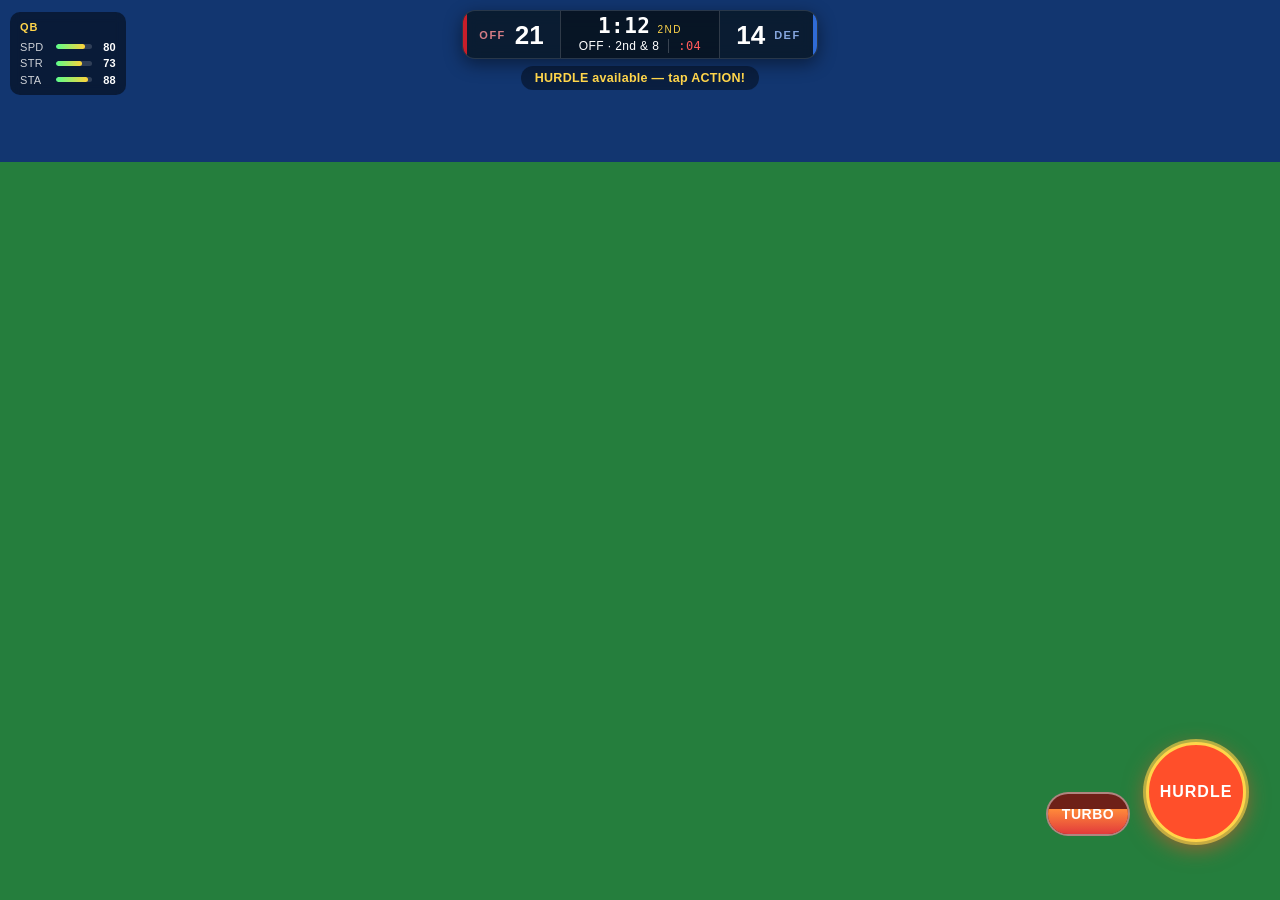
<file: tools/ui-preview.html>
<!DOCTYPE html>
<html lang="en">
<head>
  <meta charset="UTF-8" />
  <meta name="viewport" content="width=device-width, initial-scale=1.0, viewport-fit=cover" />
  <title>UI preview</title>
  <link rel="stylesheet" href="../src/style.css" />
  <style>
    /* Stand-in for the live WebGL field so we can eyeball HUD/control contrast
       without launching the full game. (DOM/CSS only — this is a layout proof.) */
    #scene { background: linear-gradient(180deg, #1c3b6e 0 18%, #2f7d44 18% 100%); }
    body::after { content: ""; position: fixed; inset: 18% 0 0 0; z-index: -1;
      background:
        repeating-linear-gradient(90deg, rgba(255,255,255,.10) 0 2px, transparent 2px 64px),
        repeating-linear-gradient(0deg, rgba(255,255,255,.05) 0 2px, transparent 2px 64px); }
  </style>
</head>
<body>
  <canvas id="scene"></canvas>

  <div id="rotate">
    <div class="rot-phone"><span class="rot-arrow">⟳</span></div>
    <div class="rot-text">Rotate your device<br><b>landscape mode</b></div>
  </div>

  <div id="ratecard">
    <div class="rc-role">QB</div>
    <div class="rc-row"><span>SPD</span><div class="rc-bar"><i style="width:80%"></i></div><b>80</b></div>
    <div class="rc-row"><span>STR</span><div class="rc-bar"><i style="width:73%"></i></div><b>73</b></div>
    <div class="rc-row"><span>STA</span><div class="rc-bar"><i style="width:88%"></i></div><b>88</b></div>
  </div>

  <div id="hud">
    <div id="topbar">
      <div class="tb-team off"><span class="tb-tag">OFF</span><b>21</b></div>
      <div class="tb-mid">
        <div class="tb-clock"><b>1:12</b><i>2ND</i></div>
        <div class="tb-chains"><span>OFF · 2nd &amp; 8</span><span id="playclock" class="playclock warn">:04</span></div>
      </div>
      <div class="tb-team def"><b>14</b><span class="tb-tag">DEF</span></div>
    </div>
    <div id="status">HURDLE available — tap ACTION!</div>
  </div>

  <div id="joystick" class="joystick"><div id="joystick-knob" class="joystick-knob" style="transform:translate(18px,-10px)"></div></div>
  <div id="action-btn" class="action-btn hot"><b id="action-label">HURDLE</b></div>
  <div id="turbo-btn" class="mini-btn turbo"><div id="turbo-fill" style="height:62%"></div><span>TURBO</span></div>
  <button id="fs-btn" class="fs-btn" aria-label="Toggle fullscreen">⛶</button>

  <!-- Play-select (shown with ?screen=play) -->
  <div id="playselect" class="hidden">
    <div class="ps-head"><span class="ps-side">OFFENSE</span><span class="ps-title">CHOOSE YOUR PLAY</span></div>
    <div class="ps-deck">
      <button class="ps-arrow" disabled>‹</button>
      <div class="ps-grid">
        <button class="ps-card chosen"><svg class="ps-art" viewBox="0 0 100 70" preserveAspectRatio="xMidYMid meet"><line x1="8" y1="54" x2="92" y2="54" stroke="rgba(255,255,255,0.45)" stroke-width="1.4" stroke-dasharray="3 3"/><rect x="45.5" y="51.5" width="5" height="5" rx="1" fill="#9fb0c0"/><circle cx="48" cy="60" r="2.6" fill="#bfe3ff"/><path d="M 20 54 L 26 20 L 40 12" fill="none" stroke="#ffd54a" stroke-width="2" stroke-linecap="round"/><circle cx="20" cy="54" r="2.3" fill="#fff"/><path d="M 76 54 L 70 22 L 58 14" fill="none" stroke="#ffd54a" stroke-width="2" stroke-linecap="round"/><circle cx="76" cy="54" r="2.3" fill="#fff"/><path d="M 60 54 L 60 30 L 80 26" fill="none" stroke="#7cfca0" stroke-width="2" stroke-linecap="round"/><circle cx="60" cy="54" r="2.3" fill="#fff"/></svg><i>1</i><b>BOMBS</b><span>Shots + RB check</span></button>
        <button class="ps-card"><svg class="ps-art" viewBox="0 0 100 70" preserveAspectRatio="xMidYMid meet"><line x1="8" y1="54" x2="92" y2="54" stroke="rgba(255,255,255,0.45)" stroke-width="1.4" stroke-dasharray="3 3"/><rect x="45.5" y="51.5" width="5" height="5" rx="1" fill="#9fb0c0"/><circle cx="48" cy="60" r="2.6" fill="#bfe3ff"/><path d="M 20 54 L 26 20 L 40 12" fill="none" stroke="#ffd54a" stroke-width="2" stroke-linecap="round"/><circle cx="20" cy="54" r="2.3" fill="#fff"/><path d="M 76 54 L 70 22 L 58 14" fill="none" stroke="#ffd54a" stroke-width="2" stroke-linecap="round"/><circle cx="76" cy="54" r="2.3" fill="#fff"/><path d="M 60 54 L 60 30 L 80 26" fill="none" stroke="#7cfca0" stroke-width="2" stroke-linecap="round"/><circle cx="60" cy="54" r="2.3" fill="#fff"/></svg><i>2</i><b>SLANTS</b><span>Quick slants + flat</span></button>
        <button class="ps-card"><svg class="ps-art" viewBox="0 0 100 70" preserveAspectRatio="xMidYMid meet"><line x1="8" y1="54" x2="92" y2="54" stroke="rgba(255,255,255,0.45)" stroke-width="1.4" stroke-dasharray="3 3"/><rect x="45.5" y="51.5" width="5" height="5" rx="1" fill="#9fb0c0"/><circle cx="48" cy="60" r="2.6" fill="#bfe3ff"/><path d="M 20 54 L 26 20 L 40 12" fill="none" stroke="#ffd54a" stroke-width="2" stroke-linecap="round"/><circle cx="20" cy="54" r="2.3" fill="#fff"/><path d="M 76 54 L 70 22 L 58 14" fill="none" stroke="#ffd54a" stroke-width="2" stroke-linecap="round"/><circle cx="76" cy="54" r="2.3" fill="#fff"/><path d="M 60 54 L 60 30 L 80 26" fill="none" stroke="#7cfca0" stroke-width="2" stroke-linecap="round"/><circle cx="60" cy="54" r="2.3" fill="#fff"/></svg><i>3</i><b>MESH</b><span>Crossers + swing</span></button>
        <button class="ps-card"><svg class="ps-art" viewBox="0 0 100 70" preserveAspectRatio="xMidYMid meet"><line x1="8" y1="54" x2="92" y2="54" stroke="rgba(255,255,255,0.45)" stroke-width="1.4" stroke-dasharray="3 3"/><rect x="45.5" y="51.5" width="5" height="5" rx="1" fill="#9fb0c0"/><circle cx="48" cy="60" r="2.6" fill="#bfe3ff"/><path d="M 20 54 L 26 20 L 40 12" fill="none" stroke="#ffd54a" stroke-width="2" stroke-linecap="round"/><circle cx="20" cy="54" r="2.3" fill="#fff"/><path d="M 76 54 L 70 22 L 58 14" fill="none" stroke="#ffd54a" stroke-width="2" stroke-linecap="round"/><circle cx="76" cy="54" r="2.3" fill="#fff"/><path d="M 60 54 L 60 30 L 80 26" fill="none" stroke="#7cfca0" stroke-width="2" stroke-linecap="round"/><circle cx="60" cy="54" r="2.3" fill="#fff"/></svg><i>4</i><b>FLOOD</b><span>Sidelines + flat</span></button>
      </div>
      <button class="ps-arrow">›</button>
    </div>
    <div class="ps-dots"><span class="ps-dot on"></span><span class="ps-dot"></span></div>
  </div>

  <div id="install" class="install-pop hidden">
    <img src="../assets/icon-192.png" alt="" class="ip-icon" />
    <div class="ip-text">
      <b>Install 7-on-7 Football</b>
      <span id="ip-sub">Add it to your home screen for fullscreen, app-like play.</span>
    </div>
    <div class="ip-actions">
      <button class="ip-btn ip-yes">Install</button>
      <button class="ip-btn ip-no">Not now</button>
    </div>
  </div>

  <script>
    const scr = new URLSearchParams(location.search).get('screen');
    if (scr === 'play') document.getElementById('playselect').classList.remove('hidden');
    if (scr === 'install') document.getElementById('install').classList.remove('hidden');
  </script>
</body>
</html>
</file>
<file: src/style.css>
:root {
  --accent: #ffd54a;
  --off: #e2e8f2;
  --def: #5a8bff;

  /* ===== UI design tokens (Phase 1) ======================================
     One source of truth for the menu/HUD system: a named z-index ladder so
     overlays stop re-negotiating the stack by hand, plus surface/spacing/type
     scales the reusable component kit (.ui-*) draws from. Existing pre-Phase-1
     elements keep their hand-tuned z-indices for now; new UI maps onto a tier. */

  /* Layer ladder: world < hud < fx < cards < overlay < modal < toast < debug */
  --z-world: 0;
  --z-hud: 10;
  --z-fx: 20;
  --z-cards: 30;
  --z-overlay: 40;
  --z-modal: 50;
  --z-toast: 60;
  --z-debug: 70;

  /* Team identity (overwritten per-match from TEAMS.*.color via relabelScoreboard) */
  --home: #c81e2a;
  --away: #2f6bd6;

  /* Surfaces & ink */
  --surface: rgba(12, 17, 24, 0.94);
  --surface-2: rgba(255, 255, 255, 0.07);
  --surface-3: rgba(255, 255, 255, 0.12);
  --border: rgba(255, 255, 255, 0.16);
  --scrim: rgba(4, 7, 11, 0.62);
  --ink: #eef2f7;
  --ink-dim: #9fb2d0;
  --danger: #ff5a3a;

  /* Spacing scale */
  --sp-1: 4px; --sp-2: 8px; --sp-3: 12px; --sp-4: 16px; --sp-5: 24px; --sp-6: 32px;

  /* Corner radius */
  --r-1: 8px; --r-2: 12px; --r-3: 16px;

  /* Fluid type scale (clamp: phone → tablet), times the accessibility text scale
     (--ui-scale, set by the Settings → Text size control). */
  --ui-scale: 1;
  --fs-sm: calc(clamp(11px, 2.6vw, 13px) * var(--ui-scale));
  --fs-md: calc(clamp(13px, 3vw, 15px) * var(--ui-scale));
  --fs-lg: calc(clamp(16px, 4vw, 20px) * var(--ui-scale));
  --fs-xl: calc(clamp(20px, 5.5vw, 30px) * var(--ui-scale));
}

* { margin: 0; padding: 0; box-sizing: border-box; }

html, body {
  width: 100%;
  height: 100%;
  overflow: hidden;
  background: #0b1d12;
  font-family: -apple-system, BlinkMacSystemFont, "Segoe UI", Roboto, sans-serif;
  -webkit-user-select: none;
  user-select: none;
  -webkit-tap-highlight-color: transparent;
  touch-action: none;
  overscroll-behavior: none;
}

#scene {
  display: block;
  width: 100%;
  height: 100%;
  position: fixed;
  inset: 0;
  /* Cinematic grade: a touch more contrast + punch (the gritty Blitz look). */
  filter: contrast(1.08) saturate(1.06);
}
/* Vignette over the game, beneath the HUD — darkened corners for broadcast feel. */
#grade {
  position: fixed;
  inset: 0;
  z-index: 5;
  pointer-events: none;
  background: radial-gradient(ellipse 75% 75% at center, rgba(0, 0, 0, 0) 52%, rgba(0, 0, 0, 0.42) 100%);
}

/* ---------- Loading ---------- */
#loading {
  position: fixed;
  inset: 0;
  display: flex;
  flex-direction: column;
  align-items: center;
  justify-content: center;
  gap: 18px;
  background: radial-gradient(circle at 50% 40%, #14422a, #07150d);
  color: #e8f5e9;
  z-index: 50;
  transition: opacity 0.6s ease;
}
#loading.hidden { opacity: 0; pointer-events: none; }
#loading-logo {
  width: min(62vw, 340px);
  max-height: 42vh;
  object-fit: contain;
  filter: drop-shadow(0 6px 22px rgba(0, 0, 0, 0.6)) drop-shadow(0 0 24px rgba(214, 40, 40, 0.35));
  animation: logo-pulse 2.4s ease-in-out infinite;
}
@keyframes logo-pulse {
  0%, 100% { transform: scale(1); filter: drop-shadow(0 6px 22px rgba(0,0,0,0.6)) drop-shadow(0 0 18px rgba(214,40,40,0.3)); }
  50% { transform: scale(1.035); filter: drop-shadow(0 6px 26px rgba(0,0,0,0.6)) drop-shadow(0 0 34px rgba(214,40,40,0.55)); }
}
.spinner {
  width: 46px; height: 46px;
  border: 4px solid rgba(255, 255, 255, 0.18);
  border-top-color: var(--accent);
  border-radius: 50%;
  animation: spin 0.9s linear infinite;
}
@keyframes spin { to { transform: rotate(360deg); } }
#loading-text { font-size: 15px; letter-spacing: 0.5px; opacity: 0.85; }

/* ---------- HUD (broadcast top bar, landscape-first) ---------- */
#hud {
  position: fixed;
  top: max(10px, env(safe-area-inset-top));
  left: 0; right: 0;
  display: flex;
  flex-direction: column;
  align-items: center;
  gap: 7px;
  z-index: 20;
  pointer-events: none;
}
/* One sleek scorebug: OFF | clock + down&distance | DEF */
#topbar {
  display: flex;
  align-items: stretch;
  border-radius: 13px;
  overflow: hidden;
  color: #fff;
  background: rgba(6, 12, 9, 0.6);
  border: 1px solid rgba(255, 255, 255, 0.12);
  box-shadow: 0 5px 18px rgba(0, 0, 0, 0.45);
  backdrop-filter: blur(8px);
}
.tb-team {
  display: flex;
  align-items: center;
  gap: 9px;
  padding: 6px 16px;
}
/* Team identity: the accent bar + tag carry the club color (home/away) instead
   of the generic OFF/DEF palette; the score stays bright for readability. */
.tb-team.off { box-shadow: inset 4px 0 0 var(--home); }
.tb-team.def { box-shadow: inset -4px 0 0 var(--away); flex-direction: row; }
.tb-team .tb-tag { font-size: 11px; font-weight: 800; letter-spacing: 1.5px; opacity: 0.95; }
.tb-team.off .tb-tag { color: color-mix(in srgb, var(--home) 55%, #fff); }
.tb-team.def .tb-tag { color: color-mix(in srgb, var(--away) 55%, #fff); }
.tb-team b { font-size: clamp(20px, 4.6vh, 26px); line-height: 1; font-variant-numeric: tabular-nums; color: #fff; }
.tb-mid {
  display: flex;
  flex-direction: column;
  align-items: center;
  gap: 2px;
  padding: 5px 18px;
  border-left: 1px solid rgba(255, 255, 255, 0.16);
  border-right: 1px solid rgba(255, 255, 255, 0.16);
  background: rgba(0, 0, 0, 0.25);
}
.tb-clock { display: flex; align-items: baseline; gap: 7px; line-height: 1; }
.tb-clock b {
  font-family: ui-monospace, "SF Mono", Menlo, monospace;
  font-size: clamp(17px, 3.8vh, 21px);
  letter-spacing: 0.5px;
}
.tb-clock i {
  font-style: normal;
  font-size: 10px;
  letter-spacing: 1.5px;
  color: var(--accent);
}
.tb-chains {
  display: flex;
  align-items: center;
  gap: 9px;
  font-size: 12px;
  letter-spacing: 0.4px;
}
.tb-chains #downinfo { opacity: 0.92; }
#playclock {
  font-family: ui-monospace, "SF Mono", Menlo, monospace;
  padding-left: 9px;
  border-left: 1px solid rgba(255, 255, 255, 0.2);
  color: #bfe3ff;
}
#playclock.warn { color: #ff5a5a; animation: pcPulse 0.5s ease-in-out infinite; }
@keyframes pcPulse { 0%, 100% { opacity: 0.6; } 50% { opacity: 1; } }
#status {
  padding: 5px 14px;
  border-radius: 14px;
  background: rgba(0, 0, 0, 0.42);
  color: var(--accent);
  font-size: 12.5px;
  font-weight: 600;
  letter-spacing: 0.3px;
  backdrop-filter: blur(6px);
  transition: opacity 0.3s ease;
}
#status.flash { animation: flash 0.5s ease; }
@keyframes flash { 0% { transform: scale(1.25); } 100% { transform: scale(1); } }

/* ---------- Install (PWA) prompt ---------- */
.install-pop {
  position: fixed;
  z-index: 55;
  left: 50%; transform: translateX(-50%);
  top: max(12px, env(safe-area-inset-top));
  width: min(440px, calc(100vw - 28px));
  display: flex; align-items: center; gap: 12px;
  padding: 12px 14px;
  border-radius: 16px;
  background: rgba(10, 20, 14, 0.92);
  border: 1px solid rgba(255, 255, 255, 0.16);
  box-shadow: 0 10px 30px rgba(0, 0, 0, 0.55);
  backdrop-filter: blur(10px);
  color: #fff;
  animation: ipDrop 0.32s ease both;
}
.install-pop.hidden { display: none; }
@keyframes ipDrop { from { opacity: 0; transform: translate(-50%, -14px); } to { opacity: 1; transform: translate(-50%, 0); } }
.install-pop .ip-icon { width: 46px; height: 46px; border-radius: 11px; flex: 0 0 auto; }
.install-pop .ip-text { display: flex; flex-direction: column; gap: 2px; min-width: 0; flex: 1; }
.install-pop .ip-text b { font-size: 14px; font-weight: 800; letter-spacing: 0.3px; }
.install-pop .ip-text span { font-size: 11.5px; line-height: 1.35; color: rgba(255, 255, 255, 0.72); }
.install-pop .ip-actions { display: flex; flex-direction: column; gap: 6px; flex: 0 0 auto; }
.install-pop .ip-btn {
  font-family: inherit; font-weight: 800; font-size: 12.5px; letter-spacing: 0.3px;
  padding: 8px 14px; border-radius: 999px; cursor: pointer; touch-action: manipulation; white-space: nowrap;
}
.install-pop .ip-yes { color: #06120b; background: var(--accent); border: none; }
.install-pop .ip-no { color: rgba(255, 255, 255, 0.8); background: transparent; border: 1px solid rgba(255, 255, 255, 0.25); }
.install-pop .ip-btn:active { transform: scale(0.94); }

/* ---------- Portrait gate (rotate to landscape) ---------- */
#rotate {
  position: fixed;
  inset: 0;
  z-index: 60;
  display: none; /* shown only in portrait on phones/tablets (see media query) */
  flex-direction: column;
  align-items: center;
  justify-content: center;
  gap: 26px;
  background: radial-gradient(circle at 50% 40%, #14422a, #07150d);
  color: #e8f5e9;
  text-align: center;
}
#rotate .rot-phone {
  width: 58px; height: 96px;
  border: 4px solid rgba(255, 255, 255, 0.85);
  border-radius: 12px;
  position: relative;
  animation: rotTilt 1.8s ease-in-out infinite;
}
#rotate .rot-arrow {
  position: absolute;
  inset: 0;
  display: flex; align-items: center; justify-content: center;
  font-size: 34px; color: var(--accent);
}
#rotate .rot-text { font-size: 17px; line-height: 1.5; letter-spacing: 0.5px; opacity: 0.92; }
#rotate .rot-text b { color: var(--accent); font-weight: 800; }
@keyframes rotTilt {
  0%, 40% { transform: rotate(0deg); }
  60%, 100% { transform: rotate(-90deg); }
}
/* Force-landscape gate is for phones only — narrow enough that landscape-capable
   tablets (iPad portrait is 810–834px) keep playing without a rotate prompt. */
@media (orientation: portrait) and (max-width: 820px) and (pointer: coarse) {
  #rotate { display: flex; }
  #hud, #joystick, .action-btn, .mini-btn, #ratecard, #build-badge, #playselect, #simbar { visibility: hidden; }
}

/* ---------- Joystick ---------- */
.joystick {
  position: fixed;
  left: 0; top: 0; /* JS positions it under the thumb */
  width: 140px; height: 140px;
  border-radius: 50%;
  background: rgba(255, 255, 255, 0.08);
  border: 2px solid rgba(255, 255, 255, 0.18);
  backdrop-filter: blur(4px);
  z-index: 20;
  touch-action: none;
  transform: translate(-50%, -50%); /* center the pad on the touch point */
  opacity: 0; pointer-events: none; /* floating: shown only while steering */
  transition: opacity 0.12s ease;
}
.joystick.active { opacity: 1; }
.joystick-knob {
  position: absolute;
  left: 50%; top: 50%;
  width: 62px; height: 62px;
  margin: -31px 0 0 -31px;
  border-radius: 50%;
  background: rgba(255, 255, 255, 0.85);
  box-shadow: 0 4px 14px rgba(0, 0, 0, 0.4);
  transition: transform 0.04s linear;
}

/* ---------- Buttons ---------- */
.action-btn {
  position: fixed;
  right: max(34px, env(safe-area-inset-right));
  bottom: max(58px, env(safe-area-inset-bottom));
  width: 100px; height: 100px;
  border-radius: 50%;
  display: flex;
  align-items: center;
  justify-content: center;
  font-weight: 800;
  font-size: 16px;
  letter-spacing: 1px;
  color: #1b2a1f;
  background: var(--accent);
  border: 3px solid rgba(255, 255, 255, 0.55);
  box-shadow: 0 6px 18px rgba(0, 0, 0, 0.4);
  z-index: 20;
  touch-action: none;
}
.action-btn.active { transform: scale(0.92); filter: brightness(1.15); }
.action-btn.hidden { display: none; }

/* ---------- Gauntlet progress badge ---------- */
#gauntlet-hud {
  position: fixed;
  top: max(64px, calc(env(safe-area-inset-top) + 56px));
  left: 50%;
  transform: translateX(-50%);
  display: flex;
  align-items: center;
  gap: 8px;
  padding: 5px 12px;
  border-radius: 999px;
  background: rgba(0, 0, 0, 0.55);
  border: 1px solid rgba(255, 255, 255, 0.25);
  color: #fff;
  font: 700 12px/1 system-ui, Segoe UI, sans-serif;
  letter-spacing: 0.06em;
  z-index: 18;
  pointer-events: none;
  white-space: nowrap;
}
#gauntlet-hud.hidden { display: none; }
#gauntlet-hud b { color: #ffd23a; }
#gauntlet-hud span { opacity: 0.9; }
#gauntlet-hud .gx-pips { display: flex; gap: 4px; }
#gauntlet-hud .gx-pips i { width: 9px; height: 9px; border-radius: 50%; background: rgba(255, 255, 255, 0.22); }
#gauntlet-hud .gx-pips i.now { background: #ffd23a; box-shadow: 0 0 8px rgba(255, 210, 60, 0.7); }
#gauntlet-hud .gx-pips i.won { background: #3fe08a; }

/* ---------- Start-menu start buttons (KICK OFF + GAUNTLET) ---------- */
.sm-startwrap { display: flex; flex-direction: column; gap: 10px; align-items: stretch; }
.sm-gauntlet { background: linear-gradient(135deg, #2a2030, #43243a); color: #ffd9a0; }
.sm-start .sm-sub { font-size: 10px; font-weight: 600; opacity: 0.8; letter-spacing: 0.04em; margin-left: 8px; }
.sm-start .sm-arrow { margin-left: auto; }

/* ---------- Catch-style chooser (shown only during a user pass in flight) ------ */
.catch-row {
  position: fixed;
  right: max(28px, env(safe-area-inset-right));
  bottom: max(170px, calc(env(safe-area-inset-bottom) + 112px));
  display: flex;
  flex-direction: column;
  gap: 8px;
  align-items: flex-end;
  z-index: 21;
}
.catch-row.hidden { display: none; }
.catch-btn {
  padding: 11px 16px;
  border-radius: 22px;
  font-weight: 800;
  font-size: 13px;
  letter-spacing: 1px;
  color: #fff;
  background: rgba(0, 0, 0, 0.52);
  border: 2px solid rgba(255, 255, 255, 0.3);
  min-width: 116px;
  text-align: center;
  touch-action: none;
  transition: transform 0.08s, box-shadow 0.12s;
}
.catch-btn.hot { border-color: var(--accent); color: var(--accent); box-shadow: 0 0 14px rgba(255, 210, 60, 0.55); }
.catch-btn.armed { background: var(--accent); color: #1b2a1f; border-color: #fff; }
.catch-btn.active { transform: scale(0.94); }
/* Hit-stick row: red, to read as the defensive choice (vs the gold catch row). */
.hit-btn.hot { border-color: #ff5a3a; color: #ff7a5a; box-shadow: 0 0 14px rgba(255, 90, 58, 0.6); }
#hit-high { border-color: rgba(255, 90, 58, 0.5); }

.mini-btn {
  position: fixed;
  right: max(150px, calc(env(safe-area-inset-right) + 150px));
  bottom: max(74px, env(safe-area-inset-bottom));
  padding: 12px 16px;
  border-radius: 22px;
  display: flex;
  align-items: center;
  justify-content: center;
  font-weight: 700;
  font-size: 13px;
  letter-spacing: 0.5px;
  color: #fff;
  background: rgba(0, 0, 0, 0.5);
  border: 2px solid rgba(255, 255, 255, 0.25);
  z-index: 20;
  touch-action: none;
}
.mini-btn.active { transform: scale(0.94); background: rgba(0,0,0,0.7); }
.mini-btn.hidden { display: none; }

/* ---------- Build badge ---------- */
#build-badge {
  position: fixed;
  top: max(5px, env(safe-area-inset-top));
  right: max(7px, env(safe-area-inset-right));
  font-family: ui-monospace, "SF Mono", Menlo, monospace;
  font-size: 10px;
  letter-spacing: 0.3px;
  color: rgba(255, 255, 255, 0.55);
  background: rgba(0, 0, 0, 0.32);
  padding: 2px 7px;
  border-radius: 7px;
  z-index: 36; /* above #playselect (35) so the debug-open tap isn't swallowed */
  pointer-events: none;
  white-space: nowrap;
}
/* FPS counter — top-left, mirrors the build badge. */
#fps {
  position: fixed;
  top: max(5px, env(safe-area-inset-top));
  left: max(7px, env(safe-area-inset-left));
  font-family: ui-monospace, "SF Mono", Menlo, monospace;
  font-size: 10px;
  letter-spacing: 0.3px;
  color: rgba(120, 255, 170, 0.7);
  background: rgba(0, 0, 0, 0.32);
  padding: 2px 7px;
  border-radius: 7px;
  z-index: 25;
  pointer-events: none;
  white-space: nowrap;
}

/* ---------- User-action tracker (your tackles / catches / INTs) ---------- */
#userstats {
  position: fixed;
  top: max(26px, calc(env(safe-area-inset-top) + 22px)); /* below the FPS readout, top-left */
  left: max(7px, env(safe-area-inset-left));
  display: flex; gap: 6px;
  z-index: 25;
  pointer-events: none;
}
#userstats.hidden { display: none; }
.us-item {
  display: flex; align-items: center; gap: 4px;
  background: rgba(0, 0, 0, 0.42);
  border: 1px solid rgba(255, 255, 255, 0.16);
  border-radius: 8px;
  padding: 3px 7px;
  backdrop-filter: blur(5px);
}
.us-item i {
  font-style: normal; font-weight: 800; font-size: 9px; letter-spacing: 0.06em;
  color: rgba(255, 255, 255, 0.62);
}
.us-item b { font-size: 14px; font-weight: 900; line-height: 1; color: #fff; }
.us-k-tackles i { color: #ff9a7a; }
.us-k-catches i { color: #ffe04a; }
.us-k-ints i { color: #7fc0ff; }
.us-item.bump { animation: us-bump 0.5s ease; }
@keyframes us-bump {
  0% { transform: scale(1); }
  35% { transform: scale(1.5); background: rgba(255, 213, 74, 0.85); }
  100% { transform: scale(1); }
}
body.replay-mode #userstats { display: none !important; }
body.replay-mode #fps { display: none !important; }

/* Broadcast cut: a quick dark dip between plays (opacity driven per-frame). */
#cut {
  position: fixed; inset: 0; z-index: 30; opacity: 0; pointer-events: none;
  background: #05070a;
}

/* ---------- 1-on-1 break-tackle battle ---------- */
#battle {
  position: fixed;
  top: 30%;
  left: 50%;
  transform: translate(-50%, -50%);
  width: min(440px, 86vw);
  z-index: 28;
  text-align: center;
  touch-action: none;
}
#battle.hidden { display: none; }
#battle-prompt {
  font-size: clamp(20px, 4.5vw, 28px);
  font-weight: 900;
  font-style: italic;
  color: #fff;
  -webkit-text-stroke: 1.5px rgba(0, 0, 0, 0.6);
  text-shadow: 0 3px 12px rgba(0, 0, 0, 0.5);
  margin-bottom: 10px;
}
#battle-bar {
  position: relative;
  height: 34px;
  border-radius: 9px;
  background: #3f7bff;                 /* tackler (defense) side */
  border: 3px solid rgba(0, 0, 0, 0.5);
  overflow: hidden;
}
#battle-fill {
  position: absolute;
  left: 0; top: 0; bottom: 0;
  width: 50%;
  background: linear-gradient(180deg, #3fe08a, #1fb56b); /* carrier progress */
}
#battle-div {
  position: absolute;
  top: -4px; bottom: -4px;
  left: 50%;
  width: 5px;
  margin-left: -2.5px;
  background: #fff;
  box-shadow: 0 0 8px rgba(255, 255, 255, 0.8);
}
#battle-tap {
  margin-top: 12px;
  font-size: clamp(18px, 4vw, 24px);
  font-weight: 900;
  letter-spacing: 1px;
  color: #ffd23a;
  animation: tapPulse 0.45s ease-in-out infinite;
}
@keyframes tapPulse { 0%, 100% { opacity: 0.55; transform: scale(1); } 50% { opacity: 1; transform: scale(1.08); } }

/* ---------- Big hit / score banner ---------- */
#banner {
  position: fixed;
  top: 34%;
  left: 50%;
  transform: translate(-50%, -50%);
  font-size: clamp(34px, 7vw, 64px);
  font-weight: 900;
  font-style: italic;
  letter-spacing: 2px;
  color: #ffd23a;
  -webkit-text-stroke: 2px rgba(0, 0, 0, 0.65);
  text-shadow: 0 4px 18px rgba(0, 0, 0, 0.55);
  white-space: nowrap;
  pointer-events: none;
  opacity: 0;
  z-index: 30;
}
#banner.pop {
  animation: bannerPop 1.1s cubic-bezier(0.16, 1.4, 0.4, 1) forwards;
}
/* Badge callout: circular icon (+ hit-power number) beside the label. */
#banner.has-badge {
  display: flex;
  align-items: center;
  gap: 0.34em;
  -webkit-text-stroke: 0;
  white-space: nowrap;
}
#banner .bn-badge { display: flex; flex-direction: column; align-items: center; gap: 0.06em; }
#banner .bn-icon {
  width: 0.96em; height: 0.96em; border-radius: 50%;
  border: 0.06em solid var(--bn);
  background: rgba(8, 12, 16, 0.62);
  display: flex; align-items: center; justify-content: center;
  box-shadow: 0 0 0.4em var(--bn), inset 0 0 0.3em rgba(0, 0, 0, 0.6);
}
#banner .bn-icon svg { width: 62%; height: 62%; fill: var(--bn); }
#banner .bn-num {
  font-size: 0.42em; font-weight: 900; font-style: normal; line-height: 1;
  color: #fff; -webkit-text-stroke: 0;
  text-shadow: 0 0.06em 0.12em rgba(0, 0, 0, 0.85);
}
#banner .bn-label { -webkit-text-stroke: 0.04em rgba(0, 0, 0, 0.7); }
@keyframes bannerPop {
  0% { opacity: 0; transform: translate(-50%, -50%) scale(2.2) rotate(-3deg); }
  14% { opacity: 1; transform: translate(-50%, -50%) scale(1) rotate(-3deg); }
  78% { opacity: 1; transform: translate(-50%, -50%) scale(1.04) rotate(-3deg); }
  100% { opacity: 0; transform: translate(-50%, -52%) scale(1.08) rotate(-3deg); }
}

/* TURBO sits just left of the action button (lower-right cluster) */
.mini-btn.turbo {
  right: max(150px, calc(env(safe-area-inset-right) + 150px));
  bottom: max(64px, calc(env(safe-area-inset-bottom) + 6px));
  width: 84px;
  border-radius: 42px;
  color: #fff;
  background: #6e2018;
  border-color: rgba(255, 255, 255, 0.45);
  font-size: 14px;
}
.mini-btn.turbo.active { background: #e74c3c; transform: scale(0.94); }
.mini-btn.turbo { overflow: hidden; background: #6e2018; }
.mini-btn.turbo span { position: relative; z-index: 1; }
#turbo-fill {
  position: absolute;
  left: 0; right: 0; bottom: 0;
  height: 100%;
  background: linear-gradient(180deg, #ff8a3a, #e23b3b);
  transition: height 0.08s linear;
}

/* The action label inside the round button (so we can swap text without losing
   the button styling). */
#action-label { line-height: 1; text-align: center; }
/* "Hot" state: a special move (HURDLE / TRUCK) is available right now — the
   button turns red-hot and pulses so it's obvious you can pull it off. */
.action-btn.hot {
  color: #fff;
  background: #ff4f2a;
  border-color: #ffd54a;
  box-shadow: 0 0 0 3px rgba(255, 213, 74, 0.6), 0 6px 22px rgba(255, 79, 42, 0.6);
  animation: actionPulse 0.6s ease-in-out infinite;
}
@keyframes actionPulse {
  0%, 100% { transform: scale(1); }
  50% { transform: scale(1.08); }
}
.action-btn.hot.active { animation: none; transform: scale(0.92); }

/* ---------- Fullscreen button (top-right) ---------- */
.fs-btn {
  position: fixed;
  top: max(30px, calc(env(safe-area-inset-top) + 26px)); /* below the build badge */
  right: max(12px, env(safe-area-inset-right));
  width: 40px; height: 40px;
  border-radius: 11px;
  display: flex; align-items: center; justify-content: center;
  font-size: 20px; line-height: 1;
  color: #fff;
  background: rgba(0, 0, 0, 0.5);
  border: 1px solid rgba(255, 255, 255, 0.22);
  backdrop-filter: blur(6px);
  z-index: 24;
  cursor: pointer;
  touch-action: manipulation;
  -webkit-appearance: none;
  font-family: inherit;
}
.fs-btn:active { transform: scale(0.9); }
.fs-btn.on { background: rgba(255, 213, 74, 0.85); color: #1b2a1f; }

/* Volume button sits just below the fullscreen toggle. */
.vol-btn { top: max(76px, calc(env(safe-area-inset-top) + 72px)); font-size: 18px; }
.vol-btn.muted { background: rgba(255, 90, 58, 0.8); }

/* Audio settings popover. */
.volpanel {
  position: fixed;
  top: max(122px, calc(env(safe-area-inset-top) + 118px));
  right: max(12px, env(safe-area-inset-right));
  width: 232px;
  padding: 14px 16px 16px;
  border-radius: 14px;
  color: #fff;
  background: rgba(8, 12, 20, 0.92);
  border: 1px solid rgba(255, 255, 255, 0.18);
  backdrop-filter: blur(10px);
  box-shadow: 0 10px 30px rgba(0, 0, 0, 0.5);
  z-index: 70; /* above the start menu (60) so it shows when opened from the title */
  font-family: inherit;
}
.volpanel.hidden { display: none; }
.volpanel .vp-head {
  display: flex; align-items: center; justify-content: space-between;
  font-size: 12px; letter-spacing: 0.12em; text-transform: uppercase;
  color: #9fb2d0; margin-bottom: 10px;
}
.volpanel .vp-mute {
  font-family: inherit; font-size: 11px; letter-spacing: 0.06em;
  color: #fff; background: rgba(255, 255, 255, 0.12);
  border: 1px solid rgba(255, 255, 255, 0.2); border-radius: 8px;
  padding: 3px 9px; cursor: pointer; -webkit-appearance: none;
}
.volpanel .vp-mute.on { background: rgba(255, 90, 58, 0.85); border-color: transparent; }
.volpanel .vp-row { margin: 11px 0; }
.volpanel .vp-row label {
  display: flex; justify-content: space-between;
  font-size: 12px; color: #d6e0f0; margin-bottom: 5px;
}
.volpanel .vp-row label .vp-val { color: #ffd23a; font-variant-numeric: tabular-nums; }
.volpanel input[type="range"] {
  width: 100%; height: 22px; margin: 0; cursor: pointer;
  -webkit-appearance: none; appearance: none; background: transparent;
}
.volpanel input[type="range"]::-webkit-slider-runnable-track {
  height: 5px; border-radius: 3px; background: rgba(255, 255, 255, 0.2);
}
.volpanel input[type="range"]::-moz-range-track {
  height: 5px; border-radius: 3px; background: rgba(255, 255, 255, 0.2);
}
.volpanel input[type="range"]::-webkit-slider-thumb {
  -webkit-appearance: none; appearance: none; margin-top: -6px;
  width: 16px; height: 16px; border-radius: 50%; background: #ffd23a;
  border: 2px solid #1b2a1f;
}
.volpanel input[type="range"]::-moz-range-thumb {
  width: 16px; height: 16px; border-radius: 50%; background: #ffd23a;
  border: 2px solid #1b2a1f;
}
/* Volume + settings controls on the start menu's footer (shared look). */
.sm-vol, .sm-iconbtn {
  font-family: inherit; font-size: 22px; line-height: 1;
  width: 46px; height: 46px; border-radius: 12px; color: #fff;
  background: rgba(255, 255, 255, 0.08); border: 1px solid rgba(255, 255, 255, 0.22);
  cursor: pointer; -webkit-appearance: none;
}
.sm-vol.muted { background: rgba(255, 90, 58, 0.8); }
.sm-iconbtn:active { transform: scale(0.92); }

/* ---------- Coach cam / PLAY ART toggle (pre-snap only) ---------- */
.coach-btn {
  position: fixed;
  top: max(150px, calc(env(safe-area-inset-top) + 146px)); /* right side, stacked below the fullscreen + sim controls */
  right: max(12px, env(safe-area-inset-right));
  padding: 8px 11px;
  border-radius: 11px;
  font-size: 12px; font-weight: 800; letter-spacing: 0.04em;
  color: #fff; white-space: nowrap;
  background: rgba(0, 0, 0, 0.5);
  border: 1px solid rgba(255, 255, 255, 0.22);
  backdrop-filter: blur(6px);
  z-index: 24;
  cursor: pointer;
  touch-action: manipulation;
  -webkit-appearance: none;
  font-family: inherit;
}
.coach-btn:active { transform: scale(0.92); }
.coach-btn.on { background: rgba(255, 213, 74, 0.9); color: #1b2a1f; border-color: rgba(255, 213, 74, 0.9); }
.coach-btn.hidden { display: none; }
body.replay-mode .coach-btn { visibility: hidden; }
/* Audible sits just below the PLAY ART button (pre-snap, offense). */
.audible-btn { top: max(194px, calc(env(safe-area-inset-top) + 190px)); }

/* ---------- Skip / Sim controls ---------- */
#simbar {
  position: fixed;
  top: max(78px, calc(env(safe-area-inset-top) + 74px)); /* stacked below the fullscreen button */
  right: max(12px, env(safe-area-inset-right));
  display: flex; flex-direction: column; gap: 6px; align-items: flex-end;
  z-index: 24;
}
.sim-btn {
  padding: 6px 9px;
  border-radius: 9px;
  font-size: 11px; font-weight: 800; letter-spacing: 0.03em;
  color: #fff; white-space: nowrap;
  background: rgba(0, 0, 0, 0.5);
  border: 1px solid rgba(255, 255, 255, 0.22);
  backdrop-filter: blur(6px);
  z-index: 24;
  cursor: pointer;
  touch-action: manipulation;
  -webkit-appearance: none;
  font-family: inherit;
}
.sim-btn:active { transform: scale(0.92); }
.sim-btn.hidden { display: none; }

/* ---------- Score flash ---------- */
#flash { position: fixed; inset: 0; z-index: 31; background: #fff; opacity: 0; pointer-events: none; }
#flash.on { animation: scoreFlash 0.6s ease-out; }
@keyframes scoreFlash { 0% { opacity: 0.65; } 100% { opacity: 0; } }

/* Big-hit impact: a radial vignette that punches in then eases out (cinematic
   weight on the hit without a full-frame flash). */
#impact {
  position: fixed; inset: 0; z-index: 29; opacity: 0; pointer-events: none;
  background: radial-gradient(ellipse at center, rgba(0, 0, 0, 0) 38%, rgba(0, 0, 0, 0.72) 100%);
}
#impact.on { animation: impactPunch 0.5s ease-out; }
#impact.strong { background: radial-gradient(ellipse at center, rgba(0, 0, 0, 0) 30%, rgba(0, 0, 0, 0.86) 100%); }
#impact.strong.on { animation: impactPunch 0.62s ease-out; }
@keyframes impactPunch { 0% { opacity: 0; } 18% { opacity: 1; } 100% { opacity: 0; } }

/* Slow-mo hit grade: a sustained red tint + heavy black vignette for a darker,
   grungier vibe during bullet-time. Opacity is set per-frame from the
   bullet-time depth (TimeScale.grade). The center stays clear so the action
   reads; the edges crush to dark red / black. Layers: red wash + vignette. */
#slowmo {
  position: fixed; inset: 0; z-index: 27; opacity: 0; pointer-events: none;
  background:
    radial-gradient(ellipse at center, rgba(70, 0, 0, 0) 34%, rgba(64, 0, 0, 0.5) 74%, rgba(0, 0, 0, 0.9) 100%),
    linear-gradient(rgba(130, 12, 12, 0.2), rgba(110, 8, 8, 0.2));
}

/* ---------- Instant replay ---------- */
/* In replay mode, drop ALL the gameplay HUD/controls — only the replay overlay
   (letterbox + REPLAY tag + CONTINUE) shows. */
body.replay-mode #hud,
body.replay-mode #ratecard,
body.replay-mode #playercards,
body.replay-mode #playresult,
body.replay-mode #joystick,
body.replay-mode .action-btn,
body.replay-mode .mini-btn,
body.replay-mode .catch-row,
body.replay-mode #gauntlet-hud,
body.replay-mode #fs-btn,
body.replay-mode #build-badge { display: none !important; }
/* Black fade overlay for the cuts between camera angles (opacity driven by JS).
   Sits under the replay chrome so the REPLAY tag / CONTINUE stay visible. */
#rp-fade { position: fixed; inset: 0; z-index: 31; background: #000; opacity: 0; pointer-events: none; }
#replay { position: fixed; inset: 0; z-index: 32; pointer-events: auto; }
#replay.hidden { display: none; }
#replay .rp-bar { position: fixed; left: 0; right: 0; height: 9vh; background: #000; }
#replay .rp-top { top: 0; } #replay .rp-bottom { bottom: 0; }
#replay .rp-tag {
  position: fixed; top: calc(9vh + 12px); left: max(16px, env(safe-area-inset-left));
  display: flex; align-items: center; gap: 8px;
  font-weight: 900; font-style: italic; letter-spacing: 1.5px; font-size: clamp(14px, 3.4vw, 20px);
  color: #fff; text-shadow: 0 2px 8px rgba(0,0,0,0.7);
}
#replay .rp-dot { width: 12px; height: 12px; border-radius: 50%; background: #ff3b3b; box-shadow: 0 0 8px #ff3b3b; animation: rpBlink 1s steps(1) infinite; }
@keyframes rpBlink { 50% { opacity: 0.2; } }
/* The angle name (SIDELINE / SKY CAM / …), pinned after the tag. */
#rp-angle { font-style: normal; font-weight: 700; letter-spacing: 1px; font-size: 0.78em; color: var(--accent); }
/* Continue button — tap it (or anywhere) to leave the replay loop. */
.rp-continue {
  position: fixed; bottom: calc(9vh + 12px); right: max(16px, env(safe-area-inset-right));
  padding: 10px 18px; border-radius: 22px;
  font-family: inherit; font-weight: 800; font-style: italic; letter-spacing: 1px;
  font-size: clamp(13px, 3vw, 16px); color: #06120b;
  background: var(--accent); border: 2px solid rgba(255,255,255,0.6);
  box-shadow: 0 4px 14px rgba(0,0,0,0.5); cursor: pointer; touch-action: manipulation;
  animation: rpPulse 1.4s ease-in-out infinite;
}
.rp-continue:active { transform: scale(0.93); }
@keyframes rpPulse { 0%,100% { transform: scale(1); } 50% { transform: scale(1.05); } }

/* ---------- Replay manual controls (camera mode + timeline) ---------- */
#rp-controls {
  position: fixed; bottom: calc(9vh + 14px); left: 50%; transform: translateX(-50%);
  display: flex; align-items: center; gap: 10px; z-index: 33;
  max-width: 92vw;
}
.rp-ctl-btn {
  padding: 9px 14px; border-radius: 20px;
  font-family: inherit; font-weight: 800; letter-spacing: 0.5px; font-size: clamp(12px, 2.6vw, 15px);
  color: #fff; background: rgba(0,0,0,0.55); border: 1.5px solid rgba(255,255,255,0.35);
  backdrop-filter: blur(6px); cursor: pointer; touch-action: manipulation; white-space: nowrap;
}
.rp-ctl-btn:active { transform: scale(0.93); }
.rp-ctl-btn.on { background: var(--accent); color: #06120b; border-color: rgba(255,255,255,0.7); }
#rp-scrub { width: min(46vw, 320px); accent-color: var(--accent); touch-action: manipulation; cursor: pointer; }
.rp-hide { display: none !important; }
#rp-manualhint {
  position: fixed; bottom: calc(9vh + 56px); left: 50%; transform: translateX(-50%);
  z-index: 33; color: rgba(255,255,255,0.75); font-size: clamp(10px, 2.4vw, 13px);
  font-weight: 700; letter-spacing: 0.4px; text-shadow: 0 2px 6px rgba(0,0,0,0.7); pointer-events: none;
}
/* In manual mode the overlay must let canvas drags through to orbit the camera;
   only the controls stay tappable. */
#replay.rp-manual { pointer-events: none; }
#replay.rp-manual #rp-controls,
#replay.rp-manual .rp-continue,
#replay.rp-manual #rp-scrub,
#replay.rp-manual .rp-ctl-btn { pointer-events: auto; }

/* ---------- Instant-replay button (between plays) ---------- */
.replay-btn {
  position: fixed; bottom: max(26px, calc(env(safe-area-inset-bottom) + 18px));
  left: 50%; transform: translateX(-50%);
  padding: 11px 22px; border-radius: 24px; z-index: 23;
  font-family: inherit; font-weight: 900; font-style: italic; letter-spacing: 1px;
  font-size: clamp(13px, 3vw, 16px); color: #fff;
  background: rgba(20,24,30,0.72); border: 2px solid rgba(255,255,255,0.4);
  box-shadow: 0 4px 14px rgba(0,0,0,0.5); cursor: pointer; touch-action: manipulation;
}
.replay-btn:active { transform: translateX(-50%) scale(0.93); }
.replay-btn.hidden { display: none; }
body.replay-mode .replay-btn { display: none !important; }

/* ---------- Play-result readout (top-left, Blitz style) ---------- */
#playresult {
  position: fixed;
  top: max(128px, calc(env(safe-area-inset-top) + 128px));
  left: max(12px, env(safe-area-inset-left));
  z-index: 21;
  font-weight: 900;
  font-style: italic;
  font-size: 22px;
  letter-spacing: 0.5px;
  color: #fff;
  text-shadow: 0 2px 0 #000, 0 0 12px rgba(0, 0, 0, 0.7);
  pointer-events: none;
  transition: opacity 0.25s ease;
}
#playresult.loss { color: #ff6a5a; }
#playresult.gain { color: #7dffa6; }
#playresult.hidden { opacity: 0; }

/* ---------- Player ratings card ---------- */
#ratecard {
  position: fixed;
  top: max(12px, env(safe-area-inset-top));
  left: max(10px, env(safe-area-inset-left));
  z-index: 22;
  padding: 7px 10px;
  border-radius: 10px;
  background: rgba(0, 0, 0, 0.5);
  backdrop-filter: blur(5px);
  color: #fff;
  font-size: 11px;
  letter-spacing: 0.3px;
  line-height: 1.5;
  pointer-events: none;
  min-width: 116px;
}
#ratecard.hidden { display: none; }
#ratecard .rc-name { font-weight: 900; font-size: 14px; color: #fff; letter-spacing: 0.5px; line-height: 1.1; }
#ratecard .rc-role { font-weight: 800; font-size: 11px; color: var(--accent); letter-spacing: 1px; margin-bottom: 3px; }
#ratecard .rc-row { display: flex; align-items: center; gap: 6px; }
#ratecard .rc-row span { width: 30px; opacity: 0.8; }
#ratecard .rc-bar { flex: 1; height: 5px; border-radius: 3px; background: rgba(255,255,255,0.16); overflow: hidden; }
#ratecard .rc-bar i { display: block; height: 100%; border-radius: 3px; background: linear-gradient(90deg, #5aff8a, #ffd23a); }
#ratecard .rc-row b { width: 18px; text-align: right; font-variant-numeric: tabular-nums; }

/* ---------- Play-select screen ---------- */
#playselect {
  --ps-accent: var(--accent);
  position: fixed;
  inset: 0;
  z-index: 35;
  display: flex;
  flex-direction: column;
  align-items: center;
  justify-content: flex-end;
  gap: 14px;
  padding-bottom: max(26px, env(safe-area-inset-bottom));
  /* See-through: the field + players resetting stay visible behind the call. */
  background: linear-gradient(to bottom, rgba(2,8,5,0) 24%, rgba(2,8,5,0.34) 54%, rgba(2,8,5,0.74) 100%);
  touch-action: none;
}
#playselect.def-call { --ps-accent: var(--def); }
#playselect.hidden { display: none; }
.ps-head {
  display: flex;
  align-items: center;
  gap: 10px;
  animation: psPop 0.25s ease both;
}
.ps-side {
  font-size: clamp(11px, 3vw, 14px);
  font-weight: 900;
  font-style: italic;
  letter-spacing: 1.5px;
  padding: 4px 11px;
  border-radius: 999px;
  color: #06120b;
  background: var(--ps-accent);
  box-shadow: 0 2px 10px rgba(0, 0, 0, 0.5);
}
.ps-title {
  font-size: clamp(17px, 4.5vw, 25px);
  font-weight: 900;
  font-style: italic;
  letter-spacing: 1.5px;
  color: #fff;
  -webkit-text-stroke: 1px rgba(0, 0, 0, 0.5);
  text-shadow: 0 3px 12px rgba(0, 0, 0, 0.55);
}
.ps-deck {
  display: flex;
  align-items: center;
  justify-content: center;
  gap: 10px;
  width: min(540px, 94vw); /* cap the whole row so the arrows stay on-screen */
  animation: psPop 0.28s ease both;
}
.ps-arrow {
  flex: 0 0 auto;
  width: 48px; height: 48px;
  border-radius: 50%;
  border: 2px solid rgba(255, 255, 255, 0.28);
  background: linear-gradient(160deg, rgba(36, 52, 44, 0.96), rgba(12, 24, 18, 0.96));
  color: #fff;
  font-size: 30px;
  font-weight: 900;
  line-height: 1;
  display: flex; align-items: center; justify-content: center;
  cursor: pointer;
  touch-action: manipulation;
  box-shadow: 0 5px 16px rgba(0, 0, 0, 0.5);
  transition: transform 0.08s ease, opacity 0.15s ease;
}
.ps-arrow:active { transform: scale(0.9); }
.ps-arrow.hidden { display: none; }
.ps-arrow:disabled { opacity: 0.28; pointer-events: none; }
.ps-grid {
  display: grid;
  grid-template-columns: repeat(2, minmax(0, 1fr));
  gap: 12px;
  flex: 1 1 0; /* fill the space between the two fixed arrows */
  min-width: 0; /* …and actually shrink (default min-width:auto shoved the arrows off-screen) */
}
.ps-card {
  position: relative;
  display: flex;
  flex-direction: column;
  align-items: flex-start;
  gap: 3px;
  padding: 14px 14px 12px;
  border-radius: 16px;
  background: linear-gradient(160deg, rgba(40, 64, 48, 0.95), rgba(16, 32, 22, 0.95));
  border: 2px solid rgba(255, 255, 255, 0.18);
  box-shadow: 0 6px 18px rgba(0, 0, 0, 0.45);
  color: #fff;
  text-align: left;
  font-family: inherit;
  cursor: pointer;
  touch-action: manipulation;
  overflow: hidden;
  transition: transform 0.08s ease, border-color 0.12s ease;
}
.ps-card.hidden { display: none; }
.ps-art.ps-defart { display: flex; align-items: center; justify-content: center; font-size: 44px; font-weight: 900; font-style: italic; }
.ps-card:active { transform: scale(0.96); }
.ps-card.chosen { border-color: var(--ps-accent); box-shadow: 0 0 0 2px var(--ps-accent), 0 6px 20px rgba(0, 0, 0, 0.5); }
.ps-card.chosen::after {
  content: "✓"; position: absolute; top: 7px; left: 9px;
  font-size: 13px; font-weight: 900; color: var(--ps-accent);
}
.ps-art {
  width: 100%;
  height: 66px;
  display: block;
  margin-bottom: 6px;
  border-radius: 10px;
  background: linear-gradient(180deg, rgba(40, 96, 56, 0.6), rgba(22, 54, 34, 0.6));
  border: 1px solid rgba(255, 255, 255, 0.12);
  transition: background 0.14s ease, border-color 0.14s ease;
}
/* Selected card: brighter route preview so the pick reads at a glance. */
.ps-card.chosen .ps-art {
  background: linear-gradient(180deg, rgba(60, 132, 80, 0.7), rgba(28, 70, 44, 0.7));
  border-color: var(--ps-accent);
}

/* Category filter chips (offense): All / Pass / Run. */
.ps-cats { display: flex; gap: var(--sp-2); animation: psPop 0.26s ease both; }
.ps-cats.hidden { display: none; }
.ps-cat {
  font-family: inherit; font-size: clamp(11px, 2.8vw, 13px); font-weight: 800; letter-spacing: 1px;
  padding: 8px 18px; min-height: 40px; border-radius: 999px; cursor: pointer; touch-action: manipulation;
  color: #dbe7f5; background: rgba(8, 16, 12, 0.62); border: 1.5px solid rgba(255, 255, 255, 0.2);
  transition: transform 0.08s ease, background 0.12s ease;
}
.ps-cat.on { color: #06120b; background: var(--ps-accent); border-color: var(--ps-accent); box-shadow: 0 2px 12px rgba(0, 0, 0, 0.4); }
.ps-cat:active { transform: scale(0.94); }

/* Scouting hint (Phase 6): the opponent's recent tendency on the call screen. */
.ps-scout {
  font-size: clamp(10px, 2.5vw, 12.5px); font-weight: 700; letter-spacing: 0.4px;
  color: #dbe7f5; background: rgba(8, 16, 12, 0.55); border: 1px solid rgba(255, 255, 255, 0.16);
  border-radius: 999px; padding: 5px 13px; animation: psPop 0.26s ease both;
}
.ps-scout.hidden { display: none; }
.ps-scout .ps-scout-k { font-weight: 900; letter-spacing: 1.4px; color: var(--accent); margin-right: 6px; }
.ps-scout b { color: #fff; font-weight: 900; font-style: italic; }

/* "LAST" tag: the play you ran on the previous snap (when it's not your current pick). */
.ps-card.last::after {
  content: "LAST"; position: absolute; top: 7px; left: 9px;
  font-size: 8.5px; font-weight: 900; letter-spacing: 1px; line-height: 1;
  padding: 3px 6px; border-radius: 6px; color: #06120b; background: rgba(255, 255, 255, 0.85);
}
.ps-card i {
  position: absolute;
  top: 7px; right: 10px;
  font-style: normal;
  font-size: 12px;
  font-weight: 800;
  color: rgba(255, 255, 255, 0.45);
}
.ps-card b {
  font-size: clamp(16px, 4.5vw, 21px);
  font-weight: 900;
  font-style: italic;
  letter-spacing: 0.5px;
  color: var(--ps-accent);
}
.ps-card span {
  font-size: 11.5px;
  letter-spacing: 0.3px;
  color: rgba(255, 255, 255, 0.8);
}
.ps-dots {
  display: flex;
  gap: 8px;
  height: 10px;
  align-items: center;
}
.ps-dot {
  width: 8px; height: 8px;
  border-radius: 50%;
  background: rgba(255, 255, 255, 0.3);
  transition: background 0.15s ease, transform 0.15s ease;
}
.ps-dot.on { background: var(--ps-accent); transform: scale(1.3); }
@keyframes psPop { from { opacity: 0; transform: translateY(10px); } to { opacity: 1; transform: none; } }

/* ===========================================================================
   Landscape overrides (placed LAST so they win over the base rules above).
   =========================================================================== */
/* Spread the play-call cards into one wide row — saves vertical space so the
   cards never get cut off at the top, and keeps more field visible. */
@media (orientation: landscape) {
  .ps-grid { grid-template-columns: repeat(4, minmax(0, 1fr)); width: min(820px, 94vw); }
  .ps-art { height: 88px; }
  .ps-card b { font-size: clamp(15px, 3.4vh, 19px); }
}
/* Tight landscape (short phones): pull controls in and trim chrome. */
@media (orientation: landscape) and (max-height: 430px) {
  /* Catch-style / hit-stick chooser: on a phone-height screen the 3-button COLUMN
     (anchored 170px up) topped out above the viewport and ran through the pause +
     volume buttons. Lay it out as one compact ROW just above the ACTION/TURBO
     cluster, shifted left of the top-right button column so nothing overlaps. */
  .catch-row { flex-direction: row; align-items: center; gap: 6px;
    right: max(64px, calc(env(safe-area-inset-right) + 52px));
    bottom: max(166px, calc(env(safe-area-inset-bottom) + 108px)); }
  .catch-btn { min-width: 92px; padding: 9px 10px; font-size: 12px; letter-spacing: 0.5px; }
  .joystick { width: 116px; height: 116px; }
  .joystick-knob { width: 52px; height: 52px; margin: -26px 0 0 -26px; }
  .action-btn { width: 84px; height: 84px; bottom: max(22px, env(safe-area-inset-bottom)); }
  .mini-btn.turbo { bottom: max(20px, calc(env(safe-area-inset-bottom) + 4px)); }
  #status { font-size: 11px; padding: 4px 11px; }
  .ps-art { height: 66px; margin-bottom: 4px; }
  .ps-card { padding: 8px 10px; }
  .ps-card span { font-size: 10.5px; }
  #playselect { gap: 6px; padding-bottom: max(12px, env(safe-area-inset-bottom)); }
}

/* ---------- Start menu (matchup + rosters) ---------- */
/* ============================================================================
   START / VERSUS MENU — gritty arcade-football matchup screen (mobile-first).
   Diagonal team-color split, big italic names + OVR, top-3 stars, clashing VS.
   ========================================================================== */
#startmenu {
  position: fixed; inset: 0; z-index: 60;
  background: #05070b; color: #eef2f7; overflow: hidden;
  -webkit-tap-highlight-color: transparent; -webkit-user-select: none; user-select: none;
}
#startmenu.hidden { display: none; }

/* Diagonal color split: home wash on the left, away on the right, fading to dark. */
#startmenu .sm-bg { position: absolute; inset: 0; z-index: 0; overflow: hidden;
  background: radial-gradient(ellipse at 50% 128%, #16263d 0%, #07090e 70%); }
#startmenu .sm-bg::before, #startmenu .sm-bg::after {
  content: ''; position: absolute; top: -12%; bottom: -12%; width: 66%; transform: skewX(-12deg);
}
#startmenu .sm-bg::before { left: -10%; opacity: 0.6;
  background: linear-gradient(90deg, var(--home, #c81e2a) 0%, transparent 86%);
  box-shadow: 10px 0 80px var(--home, #c81e2a); }
#startmenu .sm-bg::after { right: -10%; opacity: 0.6;
  background: linear-gradient(270deg, var(--away, #2f6bd6) 0%, transparent 86%);
  box-shadow: -10px 0 80px var(--away, #2f6bd6); }
/* Bright clash seam down the middle. */
#startmenu .sm-seam { position: absolute; top: -6%; bottom: -6%; left: 50%; width: 3px; z-index: 1;
  transform: translateX(-50%) skewX(-12deg);
  background: linear-gradient(180deg, transparent, #ffd23a 18%, #fff 50%, #ffd23a 82%, transparent);
  box-shadow: 0 0 26px #ffd23a, 0 0 60px rgba(255,210,58,0.6); opacity: 0.55; }
/* Grit: scanlines, fine hatch, vignette — textures the colored background. */
#startmenu .sm-grit { position: absolute; inset: 0; z-index: 2; pointer-events: none;
  background:
    repeating-linear-gradient(0deg, rgba(0,0,0,0.16) 0 1px, transparent 1px 3px),
    repeating-linear-gradient(90deg, rgba(255,255,255,0.022) 0 1px, transparent 1px 4px); }
#startmenu .sm-grit::after { content: ''; position: absolute; inset: 0;
  background: radial-gradient(ellipse at 50% 40%, transparent 42%, rgba(0,0,0,0.62) 100%); }

#startmenu .sm-content { position: relative; z-index: 3; display: flex; flex-direction: column; height: 100%; }

/* Header */
#startmenu .sm-head { text-align: center; padding: max(8px, env(safe-area-inset-top)) 12px 0; }
#startmenu .sm-kicker { font-size: clamp(9px, 2vw, 12px); font-weight: 800; letter-spacing: 4px; color: rgba(255,255,255,0.5); }
#startmenu .sm-title { margin: 3px 0 0; font-weight: 900; font-style: italic; letter-spacing: 2px;
  font-size: clamp(18px, min(5.5vw, 6.5vh), 44px); line-height: 1; color: #fff;
  text-shadow: 0 0 26px rgba(214,40,40,0.6), 0 4px 10px #000; }
#startmenu .sm-title span { color: #ffd23a; }

/* Versus area: two sides + center badge. Bounded + clipped so the matchup never
   bleeds into the title or the actions on short landscape phones. */
#startmenu .sm-versus { position: relative; flex: 1 1 0; min-height: 0; overflow: hidden;
  display: flex; align-items: center; }
#startmenu .sm-side { position: relative; flex: 1; min-width: 0; display: flex; align-items: center; overflow: hidden;
  padding: clamp(10px, 3.4vw, 30px); }
#startmenu .sm-home { justify-content: flex-start; animation: smInL 0.5s ease both; }
#startmenu .sm-away { justify-content: flex-end; text-align: right; animation: smInR 0.5s ease both; }
#startmenu .sm-logo { position: absolute; top: 50%; transform: translateY(-50%); z-index: 0;
  width: clamp(120px, min(30vw, 44vh), 280px); opacity: 0.16; filter: drop-shadow(0 8px 22px rgba(0,0,0,0.7)); }
#startmenu .sm-home .sm-logo { left: -7%; }
#startmenu .sm-away .sm-logo { right: -7%; }
#startmenu .sm-sideinner { position: relative; z-index: 2; max-width: 100%; }
#startmenu .sm-tag { font-size: clamp(10px, 2.2vw, 13px); font-weight: 800; letter-spacing: 3px; color: var(--tc); }
#startmenu .sm-tname { font-weight: 900; font-style: italic; letter-spacing: 1px; line-height: 0.95;
  font-size: clamp(22px, min(7vw, 11vh), 56px); color: #fff;
  text-shadow: 0 0 24px var(--tc), 0 4px 12px #000; }
#startmenu .sm-ovr { display: flex; align-items: baseline; gap: 6px; margin-top: 2px; }
#startmenu .sm-away .sm-ovr { justify-content: flex-end; }
#startmenu .sm-ovr span { font-size: 11px; font-weight: 800; letter-spacing: 2px; color: rgba(255,255,255,0.55); }
#startmenu .sm-ovr b { font-weight: 900; font-style: italic; font-size: clamp(22px, min(6.5vw, 9vh), 46px);
  color: #ffd23a; text-shadow: 0 2px 10px #000; font-variant-numeric: tabular-nums; }
#startmenu .sm-stars { list-style: none; margin: clamp(5px, 1.4vh, 12px) 0 0; padding: 0;
  display: flex; flex-direction: column; gap: clamp(3px, 0.8vh, 5px); }
#startmenu .sm-stars li { display: flex; align-items: center; gap: 8px;
  background: rgba(8,11,16,0.55); border-left: 3px solid var(--tc); border-radius: 6px;
  padding: 5px 9px; font-size: clamp(11px, 2.6vw, 15px); }
#startmenu .sm-away .sm-stars li { flex-direction: row-reverse; border-left: none; border-right: 3px solid var(--tc); }
#startmenu .sm-stars b { color: var(--tc); font-weight: 800; min-width: 30px; }
#startmenu .sm-stars span { flex: 1; font-weight: 700; letter-spacing: 0.5px; color: #eef2f7; white-space: nowrap; overflow: hidden; text-overflow: ellipsis; }
#startmenu .sm-stars i { font-style: normal; font-weight: 900; color: #ffd23a; }

/* Center VS badge */
#startmenu .sm-vsbadge { position: relative; z-index: 4; flex: 0 0 auto; margin: 0 clamp(-14px, -3vw, -6px);
  width: clamp(44px, min(12vw, 18vh), 80px); aspect-ratio: 1; border-radius: 50%; display: grid; place-items: center;
  background: radial-gradient(circle at 50% 32%, #2b313d, #0b0d13);
  border: 3px solid #ffd23a; transform: rotate(-8deg);
  box-shadow: 0 0 32px rgba(255,210,58,0.55), inset 0 2px 10px rgba(0,0,0,0.7);
  animation: smPop 0.5s 0.18s ease both; }
#startmenu .sm-vsbadge span { font-weight: 900; font-style: italic; font-size: clamp(18px, 5vw, 34px);
  color: #fff; text-shadow: 0 2px 6px #000, 0 0 12px rgba(255,210,58,0.6); }

/* Footer: difficulty + KICK OFF */
#startmenu .sm-foot { display: flex; align-items: center; justify-content: center; flex-wrap: wrap;
  gap: clamp(12px, 4vw, 44px); padding: clamp(8px, 2vh, 18px) 14px max(12px, calc(env(safe-area-inset-bottom) + 8px)); }
#startmenu .sm-diffwrap { text-align: center; }
#startmenu .sm-difflabel { font-size: 10px; font-weight: 800; letter-spacing: 2px; color: rgba(255,255,255,0.5); margin-bottom: 6px; }
#startmenu .sm-diffs { display: flex; gap: 6px; }
#startmenu .sm-diff { padding: 10px 15px; border-radius: 11px; cursor: pointer; min-height: 44px;
  font-family: inherit; font-weight: 800; letter-spacing: 1px; font-size: clamp(11px, 2.6vw, 14px);
  color: #cdd5df; background: rgba(255,255,255,0.07); border: 1.5px solid rgba(255,255,255,0.14); }
#startmenu .sm-diff.on { color: #1a1208; background: linear-gradient(180deg, #ffe06a, #f0a020);
  border-color: transparent; box-shadow: 0 0 16px rgba(240,160,32,0.5); }
#startmenu .sm-diff:active { transform: translateY(1px); }
#startmenu .sm-start { display: flex; align-items: center; gap: 10px; min-height: 52px;
  padding: 14px clamp(28px, 8vw, 56px); border: none; border-radius: 14px; cursor: pointer;
  font-family: inherit; font-weight: 900; font-style: italic; letter-spacing: 2px; font-size: clamp(16px, 3.6vw, 24px);
  color: #fff7f0; background: linear-gradient(180deg, #ff5a3a, #c81e2a);
  box-shadow: 0 8px 26px rgba(200,30,42,0.55), inset 0 2px 0 rgba(255,255,255,0.3);
  text-shadow: 0 2px 4px rgba(0,0,0,0.4); animation: smPulse 1.8s ease-in-out infinite; }
#startmenu .sm-start .sm-arrow { font-style: normal; }
#startmenu .sm-start:active { transform: translateY(2px); box-shadow: 0 3px 12px rgba(200,30,42,0.5); animation: none; }

@keyframes smInL { from { opacity: 0; transform: translateX(-44px); } to { opacity: 1; transform: none; } }
@keyframes smInR { from { opacity: 0; transform: translateX(44px); } to { opacity: 1; transform: none; } }
@keyframes smPop { from { opacity: 0; transform: rotate(-8deg) scale(0.3); } to { opacity: 1; transform: rotate(-8deg) scale(1); } }
@keyframes smPulse { 0%,100% { box-shadow: 0 8px 26px rgba(200,30,42,0.55), inset 0 2px 0 rgba(255,255,255,0.3); }
  50% { box-shadow: 0 8px 38px rgba(255,90,58,0.85), inset 0 2px 0 rgba(255,255,255,0.3); } }
@media (prefers-reduced-motion: reduce) { #startmenu * { animation: none !important; } }

/* Tight / short landscape phones: shrink the stars + spacing AND compact the
   footer so the matchup column always has room (no overflow into title/actions). */
@media (max-height: 430px) {
  #startmenu .sm-stars li { padding: 3px 8px; }
  #startmenu .sm-side { padding: 6px 12px; }
  /* Drop the 3rd roster line so the matchup column always clears the header/footer. */
  #startmenu .sm-stars li:nth-child(3) { display: none; }
  #startmenu .sm-head { padding-top: max(4px, env(safe-area-inset-top)); }
  /* Footer: the biggest vertical consumer on short screens — shrink it. */
  #startmenu .sm-foot { gap: clamp(8px, 2.4vw, 22px); padding: 6px 12px max(8px, calc(env(safe-area-inset-bottom) + 4px)); }
  #startmenu .sm-difflabel { margin-bottom: 3px; }
  #startmenu .sm-diff { min-height: 38px; padding: 7px 12px; }
  /* Footer on ONE compact row: the KICK OFF / GAUNTLET pair sits side by side (not
     stacked) and nothing wraps. Stacked, the footer grew to ~170px on a phone with
     the browser bar showing (~300px tall), crushing the matchup row to ~90px so the
     team names overflowed up into the title (the "REAPERS FOOT...DEMONS" collision). */
  #startmenu .sm-foot { flex-wrap: nowrap; gap: clamp(8px, 2vw, 18px); }
  #startmenu .sm-startwrap { flex-direction: row; gap: 8px; }
  #startmenu .sm-start { min-height: 40px; padding: 8px clamp(14px, 3vw, 28px); font-size: clamp(13px, 2.6vw, 18px); }
  #startmenu .sm-start .sm-sub { display: none; } /* drop the button sub-captions on short screens */
  /* And never let a side panel overflow the matchup row: stretch it to the row's
     height so its content centers and clips INSIDE the row (never into the header). */
  #startmenu .sm-versus { align-items: stretch; }
  #startmenu .sm-vsbadge { align-self: center; } /* the round badge must not stretch with the row */
}

/* ---------- Post-play player cards ---------- */
/* Post-play hero cards: a KEYED (transparent) player cutout on a team-colored
   spotlight, info banded across the bottom. Sit bottom-left, clear of the
   scoreboard (top) and the action button (bottom-right). */
#playercards {
  position: fixed; z-index: var(--z-cards);
  left: max(10px, env(safe-area-inset-left));
  bottom: max(12px, calc(env(safe-area-inset-bottom) + 10px));
  display: flex; flex-direction: row; align-items: flex-end; gap: 9px; pointer-events: none;
}
#playercards.hidden { display: none; }
@keyframes pcIn { from { opacity: 0; transform: translateY(14px) scale(0.94); } to { opacity: 1; transform: none; } }
#playercards .pc-card {
  --tc: #8a93a3;
  position: relative; width: clamp(118px, 16vw, 140px); aspect-ratio: 3 / 4; overflow: hidden;
  border-radius: 14px; color: #fff;
  border: 1.5px solid color-mix(in srgb, var(--tc) 72%, rgba(255, 255, 255, 0.3));
  background:
    radial-gradient(120% 76% at 50% 20%, color-mix(in srgb, var(--tc) 52%, transparent) 0%, transparent 60%),
    linear-gradient(180deg, rgba(16, 20, 28, 0.4) 0%, rgba(8, 11, 16, 0.72) 56%, rgba(5, 7, 11, 0.92) 100%);
  box-shadow: 0 12px 28px rgba(0, 0, 0, 0.55), inset 0 1px 0 rgba(255, 255, 255, 0.08);
  backdrop-filter: blur(6px);
  animation: pcIn 0.34s cubic-bezier(0.2, 0.9, 0.3, 1.2) both;
}
#playercards .pc-card.pc-home { --tc: var(--home); }
#playercards .pc-card.pc-away { --tc: var(--away); }
/* Diagonal sheen for a little trading-card gloss. */
#playercards .pc-shine {
  position: absolute; inset: 0; z-index: 1; pointer-events: none; mix-blend-mode: screen;
  background: linear-gradient(116deg, transparent 42%, rgba(255, 255, 255, 0.10) 50%, transparent 58%);
}
/* The keyed cutout: zoomed to fill, anchored at the head; the legs fall away
   under the bottom scrim. */
#playercards .pc-portrait {
  position: absolute; inset: 0; width: 100%; height: 100%; z-index: 1;
  object-fit: contain; object-position: 50% 0;
  transform: scale(1.34); transform-origin: 50% 9%;
  filter: drop-shadow(0 6px 10px rgba(0, 0, 0, 0.6));
}
/* Bottom scrim so the name + stats read over the figure. */
#playercards .pc-card::after {
  content: ""; position: absolute; left: 0; right: 0; bottom: 0; height: 52%; z-index: 2; pointer-events: none;
  background: linear-gradient(180deg, transparent 0%, color-mix(in srgb, var(--tc) 16%, rgba(4, 6, 10, 0.8)) 46%, rgba(3, 5, 9, 0.96) 100%);
}
#playercards .pc-kind {
  position: absolute; top: 10px; left: 0; z-index: 3;
  font-size: 8px; font-weight: 900; letter-spacing: 1.2px; padding: 4px 8px 4px 7px;
  color: #fff; background: var(--tc); border-radius: 0 7px 7px 0;
  box-shadow: 0 2px 7px rgba(0, 0, 0, 0.5); text-shadow: 0 1px 1px rgba(0, 0, 0, 0.4);
}
#playercards .pc-ovr {
  position: absolute; top: 8px; right: 8px; z-index: 3;
  display: flex; flex-direction: column; align-items: center; line-height: 1;
  padding: 4px 7px 3px; border-radius: 10px; color: #1a1208;
  background: linear-gradient(180deg, #ffe879, #f0a020);
  box-shadow: 0 2px 9px rgba(0, 0, 0, 0.55), inset 0 1px 0 rgba(255, 255, 255, 0.5);
}
#playercards .pc-ovr b { font-size: 19px; font-weight: 900; font-variant-numeric: tabular-nums; }
#playercards .pc-ovr i { font-size: 6.5px; font-weight: 800; font-style: normal; letter-spacing: 1.5px; opacity: 0.85; }
#playercards .pc-body { position: absolute; left: 0; right: 0; bottom: 0; z-index: 3; padding: 8px 10px 9px; }
#playercards .pc-name { font-size: clamp(15px, 2.4vw, 18px); font-weight: 900; font-style: italic; letter-spacing: 0.4px; color: #fff; line-height: 1; text-shadow: 0 2px 5px rgba(0, 0, 0, 0.8); }
#playercards .pc-pos { font-size: 8.5px; font-weight: 800; letter-spacing: 1.4px; color: var(--accent); margin-top: 3px; }
#playercards .pc-stat { margin-top: 5px; font-size: 8.5px; font-weight: 700; font-variant-numeric: tabular-nums; color: #cfe0ff; line-height: 1.25; }

/* ---------- Balance telemetry overlay (toggle: I) ---------- */
#dbg {
  position: fixed; z-index: 40;
  left: max(8px, env(safe-area-inset-left)); top: 50%;
  transform: translateY(-50%);
  font-family: ui-monospace, "SF Mono", Menlo, monospace;
  font-size: 11px; line-height: 1.45; white-space: pre;
  color: #aef9c8; background: rgba(0, 0, 0, 0.6);
  padding: 7px 9px; border-radius: 8px; border: 1px solid rgba(255,255,255,0.14);
  pointer-events: none;
}
#dbg.hidden { display: none; }

/* ---------- Debug panel (live knob tuning + test triggers) ---------- */
#build-badge { cursor: pointer; pointer-events: auto; } /* tap the version badge to open the debug panel */
#debugpanel {
  position: fixed; z-index: var(--z-debug);
  right: max(6px, env(safe-area-inset-right)); top: max(6px, env(safe-area-inset-top));
  width: min(94vw, 360px); max-height: calc(100vh - 12px); overflow-y: auto;
  display: flex; flex-direction: column;
  font-family: ui-monospace, "SF Mono", Menlo, monospace;
  color: #d9f7e6; background: rgba(8, 12, 16, 0.95);
  border: 1px solid rgba(120, 255, 180, 0.35); border-radius: 12px;
  padding: 10px 12px; box-shadow: 0 8px 30px rgba(0,0,0,0.55);
  pointer-events: auto; -webkit-user-select: none; user-select: none;
  overscroll-behavior: contain; -webkit-overflow-scrolling: touch;
}
#debugpanel.hidden { display: none; }
#debugpanel .dbg-head { display: flex; align-items: center; justify-content: space-between; margin-bottom: 6px; }
#debugpanel .dbg-title { font-size: 13px; font-weight: 800; letter-spacing: 2px; color: #8effc0; }
#debugpanel #dbg-close { background: rgba(255,255,255,0.08); border: none; color: #8effc0; font-size: 22px; line-height: 1; cursor: pointer; width: 34px; height: 34px; border-radius: 8px; }
/* Tabs: wrap so every tab is visible (no clipped/hidden tabs) */
#debugpanel .dbg-tabs { display: flex; flex-wrap: wrap; gap: 5px; margin: 0 0 9px; padding: 0; }
#debugpanel .dbg-tabs button {
  flex: 0 0 auto; font-family: inherit; font-size: 11px; font-weight: 800; letter-spacing: 0.3px;
  color: #aef9c8; background: rgba(255,255,255,0.07); border: 1px solid rgba(255,255,255,0.14);
  border-radius: 8px; padding: 6px 9px; cursor: pointer; white-space: nowrap; min-height: 32px;
}
#debugpanel .dbg-tabs button.on { color: #06140d; background: #8effc0; border-color: #8effc0; }
#debugpanel .dbg-pane { display: none; }
#debugpanel .dbg-pane.on { display: block; }
#debugpanel .dbg-rowcolor label { margin-bottom: 0; align-items: center; }
#debugpanel .dbg-rowcolor input[type=color] { width: 38px; height: 22px; padding: 0; border: 1px solid rgba(255,255,255,0.25); border-radius: 5px; background: none; cursor: pointer; }
#debugpanel .dbg-rowcolor { display: flex; justify-content: space-between; align-items: center; }
#debugpanel .dbg-rowcolor label { flex: 1; }
#debugpanel .dbg-row { margin: 11px 0; }
#debugpanel .dbg-row label { display: flex; justify-content: space-between; font-size: 12px; margin-bottom: 5px; }
#debugpanel .dbg-row .dbg-val { color: #ffd23a; font-weight: 800; font-variant-numeric: tabular-nums; }
/* slider line: [−] [============] [+] with big thumb + finger-sized step buttons */
#debugpanel .dbg-sl { display: flex; align-items: center; gap: 8px; }
#debugpanel .dbg-sl button { flex: 0 0 auto; width: 34px; height: 34px; border-radius: 8px; border: 1px solid rgba(255,255,255,0.18); background: rgba(255,255,255,0.08); color: #d9f7e6; font-size: 19px; font-weight: 700; line-height: 1; cursor: pointer; }
#debugpanel .dbg-sl button:active { background: rgba(143,255,192,0.3); }
#debugpanel input[type=range] { flex: 1; width: 100%; -webkit-appearance: none; appearance: none; height: 8px; border-radius: 5px; background: rgba(255,255,255,0.18); accent-color: #3fe08a; cursor: pointer; }
#debugpanel input[type=range]::-webkit-slider-thumb { -webkit-appearance: none; width: 24px; height: 24px; border-radius: 50%; background: #3fe08a; border: 2px solid #06140d; cursor: pointer; }
#debugpanel input[type=range]::-moz-range-thumb { width: 24px; height: 24px; border-radius: 50%; background: #3fe08a; border: 2px solid #06140d; cursor: pointer; }
#debugpanel .dbg-actions { display: flex; flex-direction: column; gap: 6px; margin: 10px 0 4px; }
#debugpanel .dbg-actrow { display: flex; gap: 6px; }
#debugpanel .dbg-actrow button { flex: 1; }
#debugpanel .dbg-actions button {
  font-family: inherit; font-size: 11px; font-weight: 700; letter-spacing: 0.5px;
  color: #06140d; background: #3fe08a; border: none; border-radius: 7px;
  padding: 7px 8px; cursor: pointer;
}
#debugpanel .dbg-actions button:active { transform: translateY(1px); }
#debugpanel #dbg-reset { background: #ff7a3a; }
#debugpanel #dbg-diff { background: #5a8bff; color: #fff; }
#debugpanel #dbg-save, #debugpanel #dbg-copy { background: #ffd23a; }
#debugpanel .dbg-export {
  margin-top: 8px; font-size: 9.5px; line-height: 1.45; color: #ffd23a;
  word-break: break-all; opacity: 0.95;
}
#debugpanel .dbg-cam { margin-top: 9px; padding-top: 8px; border-top: 1px solid rgba(255,255,255,0.12); display: flex; flex-direction: column; gap: 6px; }
#debugpanel #dbg-freecam { font-family: inherit; font-size: 11px; font-weight: 800; color: #06140d; background: #9ec0ff; border: none; border-radius: 7px; padding: 7px 8px; cursor: pointer; }
#debugpanel.cam-on #dbg-freecam { background: #ffd23a; box-shadow: 0 0 0 2px rgba(255,210,58,0.4); }
#debugpanel .dbg-camhint { font-size: 9px; color: rgba(255,255,255,0.5); line-height: 1.3; }
#debugpanel .dbg-cam #dbg-scrub { width: 100%; accent-color: #9ec0ff; height: 16px; cursor: pointer; }
#debugpanel .dbg-cam .dbg-actrow button { font-family: inherit; font-size: 11px; font-weight: 700; color: #06140d; background: #9ec0ff; border: none; border-radius: 7px; padding: 6px 4px; cursor: pointer; flex: 1; }
#debugpanel .dbg-presets { display: flex; flex-direction: column; gap: 6px; }
#debugpanel .dbg-presets input, #debugpanel .dbg-presets select {
  font-family: inherit; font-size: 11px; color: #d9f7e6; background: rgba(255,255,255,0.07);
  border: 1px solid rgba(255,255,255,0.18); border-radius: 6px; padding: 5px 6px; width: 100%;
}
#debugpanel .dbg-presets .dbg-actrow button { font-family: inherit; font-size: 11px; font-weight: 700; color: #06140d; background: #ffd23a; border: none; border-radius: 7px; padding: 6px 4px; cursor: pointer; flex: 1; }
#debugpanel .dbg-scenario { display: flex; flex-direction: column; gap: 7px; }
#debugpanel .dbg-scrow { display: flex; align-items: center; gap: 6px; font-size: 11px; }
#debugpanel .dbg-scrow input[type=range] { flex: 1; accent-color: #3fe08a; }
#debugpanel .dbg-scrow span { width: 26px; text-align: right; color: #ffd23a; font-weight: 700; }
#debugpanel #dbg-sc-apply { font-family: inherit; font-size: 11px; font-weight: 700; color: #06140d; background: #3fe08a; border: none; border-radius: 7px; padding: 7px 8px; cursor: pointer; }
#dbglog {
  position: fixed; z-index: 19; left: max(8px, env(safe-area-inset-left)); bottom: max(8px, env(safe-area-inset-bottom));
  width: 230px; max-height: 40vh; overflow: hidden; pointer-events: none;
  font-family: ui-monospace, Menlo, monospace; font-size: 9.5px; line-height: 1.45;
  color: #cfeede; background: rgba(0,0,0,0.5); border-radius: 7px; padding: 5px 7px;
}
#dbglog.hidden { display: none; }
#dbglog .lg-t { color: #7fd0a0; }
#debugpanel .dbg-stats { display: flex; flex-direction: column; gap: 7px; }
#debugpanel #dbg-statrep { margin: 0; font-family: ui-monospace, Menlo, monospace; font-size: 9.5px; line-height: 1.5; color: #cfeede; white-space: pre-wrap; }
#debugpanel .dbg-stats .dbg-actrow button { font-family: inherit; font-size: 11px; font-weight: 700; color: #06140d; background: #3fe08a; border: none; border-radius: 7px; padding: 6px 4px; cursor: pointer; flex: 1; }
#debugpanel .dbg-tele {
  margin-top: 9px; padding-top: 8px; border-top: 1px solid rgba(255,255,255,0.12);
  font-size: 10.5px; line-height: 1.5; white-space: pre; color: #aef9c8;
}
/* Touch entry to debug mode (revealed by ?debug). Top-left, clear of the
   scoreboard (centered) and the controls (bottom). */
#dbg-fab {
  position: fixed; z-index: var(--z-debug);
  left: max(8px, env(safe-area-inset-left));
  top: calc(max(5px, env(safe-area-inset-top)) + 30px); /* below the FPS readout */
  width: 46px; height: 36px; border-radius: 9px;
  background: rgba(8, 12, 16, 0.86); color: #8effc0;
  border: 1px solid rgba(120, 255, 180, 0.5);
  font-size: 19px; line-height: 1; cursor: pointer; pointer-events: auto;
}
#dbg-fab.hidden { display: none; }
/* Debug AI/state labels floated over players */
#dbgviz-labels { position: fixed; inset: 0; z-index: 18; pointer-events: none; overflow: hidden; }
#dbgviz-labels .vl {
  position: absolute; transform: translate(-50%, -100%); white-space: nowrap;
  font-family: ui-monospace, Menlo, monospace; font-size: 9px; font-weight: 700; line-height: 1.1;
  color: #d9f7e6; background: rgba(0,0,0,0.55); padding: 1px 4px; border-radius: 4px;
}

/* (Start-menu difficulty selector is styled in the VS-menu block above.) */

/* ---------- Contact Lab (two-player contact-pose / spacing editor) ---------- */
body.lab-mode #hud, body.lab-mode #joystick, body.lab-mode .action-btn,
body.lab-mode .mini-btn, body.lab-mode .catch-row, body.lab-mode #gauntlet-hud, body.lab-mode #simbar, body.lab-mode #fs-btn,
body.lab-mode #coach-btn, body.lab-mode #userstats, body.lab-mode #replay-btn,
body.lab-mode #grade, body.lab-mode #playselect { display: none !important; }
#lab-panel {
  position: fixed; top: max(8px, env(safe-area-inset-top)); left: max(8px, env(safe-area-inset-left));
  z-index: var(--z-debug); width: min(92vw, 310px);
  background: rgba(8,11,16,0.88); border: 1px solid rgba(255,255,255,0.18); border-radius: 12px;
  padding: 10px 11px; color: #eef2f7; backdrop-filter: blur(8px);
  font-family: inherit; -webkit-tap-highlight-color: transparent;
  box-shadow: 0 10px 34px rgba(0,0,0,0.55);
}
#lab-panel.hidden { display: none; }
#lab-panel .lab-head { display: flex; align-items: center; justify-content: space-between;
  font-weight: 900; font-style: italic; letter-spacing: 1px; font-size: 15px; color: #ffd23a; margin-bottom: 8px; }
#lab-panel .lab-head button { background: none; border: none; color: #fff; font-size: 18px; cursor: pointer; padding: 2px 6px; }
#lab-panel .std-head-btns { display: flex; align-items: center; gap: 2px; }
#lab-panel .std-head-btns button { font-size: 15px; min-width: 26px; }
#lab-panel.std-collapsed .std-tabs, #lab-panel.std-collapsed .std-body, #lab-panel.std-collapsed .std-read,
#lab-panel.std-collapsed .lab-row, #lab-panel.std-collapsed .lab-actrow, #lab-panel.std-collapsed .lab-hint,
#lab-panel.std-collapsed .std-help, #lab-panel.std-collapsed .std-cam { display: none; }
#lab-panel.std-collapsed { width: min(80vw, 250px); }
#lab-panel .lab-sel { display: flex; align-items: center; gap: 8px; margin-bottom: 10px; }
#lab-panel .lab-sel button { width: 40px; height: 36px; border-radius: 9px; cursor: pointer;
  background: rgba(255,255,255,0.08); border: 1px solid rgba(255,255,255,0.2); color: #fff; font-size: 15px; }
#lab-panel .lab-sel button:active { transform: scale(0.92); }
#lab-panel #lab-name { flex: 1; text-align: center; font-weight: 800; font-size: 12px; letter-spacing: 0.5px; }
#lab-panel .lab-sliders { display: flex; flex-direction: column; gap: 8px; margin-bottom: 10px; min-height: 8px; }
#lab-panel .lab-row { display: flex; align-items: center; gap: 8px; font-size: 12px; }
#lab-panel .lab-row span { width: 92px; font-weight: 700; color: #cdd5df; }
#lab-panel .lab-row input { flex: 1; accent-color: #ffd23a; height: 28px; }
#lab-panel .lab-row b { width: 42px; text-align: right; font-variant-numeric: tabular-nums; color: #ffd23a; }
#lab-panel .lab-none { font-size: 12px; color: rgba(255,255,255,0.5); font-style: italic; padding: 4px 0; }
#lab-panel .lab-actrow { display: flex; gap: 6px; margin-bottom: 6px; }
#lab-panel .lab-actrow button { flex: 1; min-height: 38px; border-radius: 9px; cursor: pointer;
  font-family: inherit; font-weight: 800; font-size: 12px; color: #eef2f7;
  background: rgba(255,255,255,0.08); border: 1px solid rgba(255,255,255,0.2); }
#lab-panel .lab-actrow button:active { transform: translateY(1px); }
#lab-panel .lab-hint { font-size: 10px; letter-spacing: 0.4px; color: rgba(255,255,255,0.5); text-align: center; }
/* Animation Studio (Contact Lab overhaul) */
#lab-panel { width: min(94vw, 340px); max-height: calc(100vh - 24px); overflow-y: auto; }
#lab-panel .std-tabs { display: flex; gap: 4px; margin-bottom: 8px; flex-wrap: wrap; }
#lab-panel .std-tab { flex: 1; min-width: 56px; min-height: 30px; border-radius: 8px; cursor: pointer;
  font-family: inherit; font-weight: 800; font-size: 11px; color: #cdd5df;
  background: rgba(255,255,255,0.06); border: 1px solid rgba(255,255,255,0.16); }
#lab-panel .std-tab.on { color: #0b0e13; background: #ffd23a; border-color: #ffd23a; }
#lab-panel .std-body { margin-bottom: 8px; }
#lab-panel .std-grid { display: grid; grid-template-columns: repeat(2, 1fr); gap: 5px; max-height: 230px; overflow-y: auto; padding: 1px; }
#lab-panel .std-chip { min-height: 32px; border-radius: 8px; cursor: pointer; padding: 4px 6px;
  font-family: inherit; font-weight: 700; font-size: 11px; color: #eef2f7;
  background: rgba(255,255,255,0.07); border: 1px solid rgba(255,255,255,0.16);
  white-space: nowrap; overflow: hidden; text-overflow: ellipsis; }
#lab-panel .std-chip.on { color: #0b0e13; background: #7fe0a0; border-color: #7fe0a0; }
#lab-panel .std-chip.off { opacity: 0.38; }
#lab-panel .std-chip:active { transform: translateY(1px); }
#lab-panel .std-now { font-size: 11px; font-weight: 800; color: #ffd23a; text-align: center; margin: 2px 0 8px;
  letter-spacing: 0.4px; white-space: nowrap; overflow: hidden; text-overflow: ellipsis; }
#lab-panel .std-transport { display: flex; align-items: center; gap: 7px; margin-bottom: 8px; }
#lab-panel .std-transport button { width: 38px; height: 32px; border-radius: 8px; cursor: pointer;
  background: rgba(255,255,255,0.08); border: 1px solid rgba(255,255,255,0.2); color: #fff; font-size: 14px; }
#lab-panel .std-transport button.on { color: #0b0e13; background: #ffd23a; border-color: #ffd23a; }
#lab-panel .std-transport input[type=range] { flex: 1; accent-color: #ffd23a; height: 28px; }
#lab-panel .std-transport b { width: 34px; text-align: right; font-variant-numeric: tabular-nums; color: #ffd23a; font-size: 11px; }
#lab-panel .std-read { font-size: 10px; color: #9fb0c0; font-variant-numeric: tabular-nums; margin-bottom: 8px;
  min-height: 12px; white-space: nowrap; overflow: hidden; text-overflow: ellipsis; }
#lab-panel .std-chans { display: flex; flex-wrap: wrap; gap: 4px; margin-bottom: 6px; }
#lab-panel .std-chip.sm { min-height: 26px; font-size: 10px; padding: 3px 6px; }
#lab-panel #std-curve { width: 100%; height: auto; aspect-ratio: 320 / 168; display: block;
  border: 1px solid rgba(255,255,255,0.18); border-radius: 8px; touch-action: none; margin-bottom: 6px; background: rgba(0,0,0,0.3); }
#lab-panel .std-kf { display: flex; align-items: center; gap: 5px; margin-bottom: 4px; flex-wrap: wrap; }
#lab-panel .std-kf label { display: flex; align-items: center; gap: 3px; font-size: 11px; color: #cdd5df; }
#lab-panel .std-kf input { width: 54px; background: rgba(0,0,0,0.35); color: #eef2f7;
  border: 1px solid rgba(255,255,255,0.2); border-radius: 6px; padding: 4px; font-size: 11px; }
#lab-panel .std-kf button { min-height: 30px; padding: 0 8px; border-radius: 7px; cursor: pointer; font-size: 11px; font-weight: 700;
  background: rgba(255,255,255,0.08); border: 1px solid rgba(255,255,255,0.2); color: #eef2f7; }
#lab-panel .std-export textarea { width: 100%; box-sizing: border-box; background: rgba(0,0,0,0.4);
  color: #bfe7c8; border: 1px solid rgba(255,255,255,0.18); border-radius: 8px; font-family: monospace; font-size: 10px; resize: vertical; }

/* Studio Phase 7: help · camera/view row · filter · interactive 3D joint label */
#lab-panel .std-head-btns button.on { color: #0b0e13; background: #7fe0a0; border-radius: 6px; }
#lab-panel .std-help { background: rgba(127,224,160,0.09); border: 1px solid rgba(127,224,160,0.28);
  border-radius: 8px; padding: 7px 9px; margin-bottom: 8px; }
#lab-panel .std-help-txt { font-size: 11px; line-height: 1.45; color: #d9e3eb; }
#lab-panel .std-help-keys { margin-top: 6px; font-size: 9.5px; line-height: 1.5; color: #9fb0c0; letter-spacing: 0.2px; }
#lab-panel .std-help-keys b { color: #ffd23a; font-weight: 800; }
#lab-panel .std-cam { display: flex; gap: 4px; margin-bottom: 8px; flex-wrap: wrap; }
#lab-panel .std-cam button { flex: 1; min-width: 38px; min-height: 28px; border-radius: 7px; cursor: pointer;
  font-family: inherit; font-weight: 700; font-size: 10px; color: #cdd5df;
  background: rgba(255,255,255,0.06); border: 1px solid rgba(255,255,255,0.16); }
#lab-panel .std-cam button.on { color: #0b0e13; background: #ffd23a; border-color: #ffd23a; }
#lab-panel .std-cam button:active { transform: translateY(1px); }
#lab-panel .std-filter { width: 100%; box-sizing: border-box; margin-bottom: 6px; background: rgba(0,0,0,0.35);
  color: #eef2f7; border: 1px solid rgba(255,255,255,0.2); border-radius: 7px; padding: 6px 8px;
  font-size: 11px; font-family: inherit; }
#lab-panel .std-filter::placeholder { color: rgba(255,255,255,0.4); }
/* Floating joint-name label that follows the cursor over a hovered joint. */
.std-jlabel { position: fixed; z-index: 100000; pointer-events: none; transform: translateY(-50%);
  background: rgba(8,11,16,0.92); color: #ffd23a; border: 1px solid rgba(255,210,58,0.5);
  border-radius: 6px; padding: 2px 7px; font: 800 11px/1.2 system-ui, sans-serif; white-space: nowrap; }
.std-jlabel.hidden { display: none; }
body.lab-pose canvas { cursor: crosshair; }
/* Desktop: a roomier panel + clear hover affordances (pointer-fine = mouse). */
@media (pointer: fine) and (min-width: 980px) {
  #lab-panel { width: 366px; }
  #lab-panel .std-chip:hover, #lab-panel .std-tab:hover, #lab-panel .lab-actrow button:hover,
  #lab-panel .std-transport button:hover, #lab-panel .std-cam button:hover, #lab-panel .std-kf button:hover,
  #lab-panel .std-head-btns button:hover { filter: brightness(1.3); }
  #lab-panel .std-grid { max-height: 300px; }
}

/* ===========================================================================
   Reusable UI kit (Phase 1): modal · tab bar · buttons
   One modal, one tab bar, one button — reused across pause / settings / front-end
   / debug. Built from the design tokens above; lives on the named --z-* tiers.
   =========================================================================== */
.ui-modal {
  position: fixed; inset: 0; z-index: var(--z-modal);
  display: flex; align-items: center; justify-content: center;
  padding: max(12px, env(safe-area-inset-top)) max(12px, env(safe-area-inset-right))
           max(12px, env(safe-area-inset-bottom)) max(12px, env(safe-area-inset-left));
  background: var(--scrim); backdrop-filter: blur(3px);
  animation: uiFade 0.16s ease both;
}
.ui-modal.hidden { display: none; }
@keyframes uiFade { from { opacity: 0; } to { opacity: 1; } }
/* Settings can be opened from the start menu (z 60), so it rides a tier above it
   (and above the pause modal); the audio mixer (#volpanel, z 70) still wins, and
   the mixer button closes Settings before opening it. */
#settingsmenu { z-index: var(--z-toast); }

.ui-panel {
  display: flex; flex-direction: column; width: min(560px, 96vw); max-height: 92vh; overflow: hidden;
  background: var(--surface); border: 1px solid var(--border); border-radius: var(--r-3);
  box-shadow: 0 18px 60px rgba(0, 0, 0, 0.6); color: var(--ink);
  animation: uiPop 0.18s cubic-bezier(0.2, 0.9, 0.3, 1.2) both;
}
@keyframes uiPop { from { transform: translateY(10px) scale(0.98); opacity: 0; } to { transform: none; opacity: 1; } }
/* Graceful close (driven by uiHideModal): one motion language for every menu. */
.ui-modal.ui-closing { animation: uiFadeOut 0.16s ease both; pointer-events: none; }
.ui-modal.ui-closing .ui-panel { animation: uiPopOut 0.18s ease both; }
@keyframes uiFadeOut { from { opacity: 1; } to { opacity: 0; } }
@keyframes uiPopOut { from { transform: none; opacity: 1; } to { transform: translateY(8px) scale(0.98); opacity: 0; } }
.ui-panel-head {
  display: flex; align-items: center; justify-content: space-between; gap: var(--sp-3);
  padding: var(--sp-3) var(--sp-4); border-bottom: 1px solid var(--border);
}
.ui-panel-title { font-size: var(--fs-lg); font-weight: 900; font-style: italic; letter-spacing: 0.06em; color: #fff; }
.ui-panel-close {
  flex: 0 0 auto; width: 38px; height: 38px; border-radius: var(--r-1);
  border: 1px solid var(--border); background: var(--surface-2);
  color: var(--ink); font-size: 22px; line-height: 1; cursor: pointer; font-family: inherit;
}
.ui-panel-close:active { transform: scale(0.92); }

.ui-tabbar { display: flex; gap: var(--sp-2); padding: var(--sp-3) var(--sp-4) 0; flex-wrap: wrap; }
.ui-tab {
  flex: 0 0 auto; font-family: inherit; font-size: var(--fs-sm); font-weight: 800; letter-spacing: 0.04em;
  color: var(--ink-dim); background: var(--surface-2); border: 1px solid var(--border);
  border-radius: var(--r-1); padding: 8px 14px; min-height: 38px; cursor: pointer;
}
.ui-tab.on { color: #15120a; background: var(--accent); border-color: var(--accent); }

.ui-panes { padding: var(--sp-4); overflow-y: auto; -webkit-overflow-scrolling: touch; overscroll-behavior: contain; }
.ui-pane { display: none; }
.ui-pane.on { display: block; }

.ui-btn {
  font-family: inherit; font-size: var(--fs-md); font-weight: 800; letter-spacing: 0.03em;
  border-radius: var(--r-2); padding: 14px 16px; cursor: pointer; border: 1px solid transparent;
  width: 100%; text-align: center; color: var(--ink);
}
.ui-btn:active { transform: translateY(1px); }
.ui-btn-primary { background: var(--accent); color: #15120a; }
.ui-btn-ghost { background: var(--surface-2); color: var(--ink); border-color: var(--border); }
.ui-btn-danger { background: var(--danger); color: #fff; }
.ui-btnrow { display: flex; gap: var(--sp-2); }
.ui-btnrow .ui-btn { flex: 1; }
.ui-stack { display: flex; flex-direction: column; gap: var(--sp-2); }

/* ===========================================================================
   Pause menu (Phase 2)
   =========================================================================== */
/* The pause/menu button sits top-right, in the slot the old fullscreen toggle
   used (now relocated into the menu). */
.pause-btn {
  position: fixed;
  top: max(30px, calc(env(safe-area-inset-top) + 26px));
  right: max(12px, env(safe-area-inset-right));
  width: 40px; height: 40px; border-radius: 11px;
  display: flex; align-items: center; justify-content: center;
  font-size: 15px; font-weight: 900; letter-spacing: 1px; line-height: 1; color: #fff;
  background: rgba(0, 0, 0, 0.5); border: 1px solid rgba(255, 255, 255, 0.22);
  backdrop-filter: blur(6px);
  /* Persistent "always reachable" chrome: sits on the overlay tier so it stays
     tappable above full-screen gameplay overlays (e.g. #playselect, z 35) and
     below the pause modal itself (--z-modal). */
  z-index: var(--z-overlay); cursor: pointer;
  touch-action: manipulation; -webkit-appearance: none; font-family: inherit;
}
.pause-btn:active { transform: scale(0.9); }
.pause-btn.hidden { display: none; }

/* Skip/sim + the old fullscreen toggle now live in the pause menu — keep them
   off the live field (still in the DOM so their handlers stay wired). */
#simbar, #fs-btn { display: none !important; }

/* While paused, the live controls are inert behind the modal scrim. */
body.paused #joystick, body.paused .action-btn, body.paused .mini-btn,
body.paused .catch-row, body.paused #coach-btn, body.paused .vol-btn,
body.paused #replay-btn, body.paused #playselect, body.paused #pause-btn { pointer-events: none; }

/* Pause-menu specifics on top of the shared .ui-* panel. */
#pausemenu .pm-resume-note { color: var(--ink-dim); font-size: var(--fs-sm); line-height: 1.5; }
#pausemenu .pm-label {
  font-size: var(--fs-sm); font-weight: 800; letter-spacing: 0.1em; text-transform: uppercase;
  color: var(--ink-dim); margin: var(--sp-3) 0 calc(-1 * var(--sp-1));
}
#pausemenu .pm-how { margin: 0; }
#pausemenu .pm-how dt { font-weight: 900; color: var(--accent); font-size: var(--fs-sm); letter-spacing: 0.03em; margin-top: var(--sp-3); }
#pausemenu .pm-how dt:first-child { margin-top: 0; }
#pausemenu .pm-how dd { color: var(--ink-dim); font-size: var(--fs-sm); line-height: 1.5; margin: 2px 0 0; }

/* ===========================================================================
   Progressive disclosure (Phase 3)
   Each UI phase (published on <body data-ui> by applyUIState) shows only its
   essentials. The scoreboard + the phase's active controls stay; everything not
   relevant to the moment is hidden HERE, in one place, rather than via scattered
   JS toggles. Rules are additive (they only hide) so they never fight the code
   that decides what to show.
   =========================================================================== */
/* The user-stats badge (TKL/CAT/INT) belongs between plays — not mid-action and
   not while you're reading the play-select deck. */
body[data-ui="live"] #userstats,
body[data-ui="choosing"] #userstats { display: none !important; }
/* The play picker owns the screen: the status line ("Tap SNAP to start the play")
   otherwise bleeds through behind the CHOOSE YOUR PLAY title. */
body[data-ui="choosing"] #status { display: none !important; }

/* Ball in play: drop everything that isn't the scoreboard or a live control —
   the post-play cards, the play-art toggle, and any lingering result readout. */
body[data-ui="live"] #playercards,
body[data-ui="live"] #playresult,
body[data-ui="live"] .coach-btn { display: none !important; }

/* Play-select screen (the worst clutter offender): keep it calm — just the
   scoreboard and the deck. */
body[data-ui="choosing"] #playercards,
body[data-ui="choosing"] #playresult,
body[data-ui="choosing"] .coach-btn { display: none !important; }

/* Cinematic moments — a celebration, the end-game finale, or the broadcast cut
   between plays — clear the gameplay controls so the camera work reads clean. */
body.cine-moment #joystick,
body.cine-moment .action-btn,
body.cine-moment .mini-btn,
body.cine-moment .catch-row { display: none !important; }

/* ===========================================================================
   UI kit controls (Phase 4): slider · toggle · segmented — for Settings
   =========================================================================== */
.ui-field { display: flex; flex-direction: column; gap: var(--sp-2); margin: var(--sp-3) 0; }
.ui-field-top { display: flex; align-items: center; justify-content: space-between; gap: var(--sp-3); }
.ui-field-label { font-size: var(--fs-sm); font-weight: 700; color: var(--ink); }
.ui-field-val { font-size: var(--fs-sm); font-weight: 800; color: var(--accent); font-variant-numeric: tabular-nums; }
.ui-field input[type="range"] { width: 100%; height: 26px; margin: 0; -webkit-appearance: none; appearance: none; background: transparent; cursor: pointer; }
.ui-field input[type="range"]::-webkit-slider-runnable-track { height: 6px; border-radius: 3px; background: var(--surface-3); }
.ui-field input[type="range"]::-moz-range-track { height: 6px; border-radius: 3px; background: var(--surface-3); }
.ui-field input[type="range"]::-webkit-slider-thumb { -webkit-appearance: none; appearance: none; margin-top: -8px; width: 22px; height: 22px; border-radius: 50%; background: var(--accent); border: 2px solid #15120a; }
.ui-field input[type="range"]::-moz-range-thumb { width: 22px; height: 22px; border-radius: 50%; background: var(--accent); border: 2px solid #15120a; }
.ui-toggle { flex-direction: row; align-items: center; justify-content: space-between; }
.ui-switch { flex: 0 0 auto; width: 52px; height: 30px; border-radius: 999px; border: 1px solid var(--border);
  background: var(--surface-2); position: relative; cursor: pointer; transition: background 0.15s; -webkit-appearance: none; }
.ui-switch::after { content: ""; position: absolute; top: 3px; left: 3px; width: 22px; height: 22px; border-radius: 50%;
  background: #cdd5df; transition: transform 0.15s, background 0.15s; }
.ui-switch.on { background: var(--accent); }
.ui-switch.on::after { transform: translateX(22px); background: #15120a; }
.ui-seg { display: flex; border: 1px solid var(--border); border-radius: var(--r-2); overflow: hidden; }
.ui-seg-btn { flex: 1; font-family: inherit; font-size: var(--fs-sm); font-weight: 800; letter-spacing: 0.03em;
  color: var(--ink-dim); background: var(--surface-2); border: none; border-right: 1px solid var(--border);
  padding: 12px 8px; cursor: pointer; }
.ui-seg-btn:last-child { border-right: none; }
.ui-seg-btn.on { color: #15120a; background: var(--accent); }
.ui-section-note { font-size: var(--fs-sm); color: var(--ink-dim); line-height: 1.5; margin-bottom: var(--sp-2); }

/* Accessibility: reduced motion — kill the big-hit screen flashes/vignette punch
   and the menu/HUD transitions (the camera shake is handled in ScreenShake). */
body.reduced-motion #flash,
body.reduced-motion #impact,
body.reduced-motion #slowmo { display: none !important; }
body.reduced-motion .ui-modal,
body.reduced-motion .ui-modal .ui-panel,
body.reduced-motion .ui-modal.ui-closing,
body.reduced-motion .ui-modal.ui-closing .ui-panel,
body.reduced-motion #status.flash,
body.reduced-motion .action-btn.hot,
body.reduced-motion .ps-head,
body.reduced-motion .ps-cats,
body.reduced-motion .ps-deck,
body.reduced-motion #banner,
body.reduced-motion #banner.pop,
body.reduced-motion #playercards .pc-card,
body.reduced-motion #startmenu * { animation: none !important; }

/* Accessibility: high contrast — solidify the UI-kit surfaces + borders. */
body.high-contrast .ui-panel { background: #06090e; border-color: rgba(255, 255, 255, 0.5); }
body.high-contrast .ui-tab,
body.high-contrast .ui-btn-ghost,
body.high-contrast .ui-switch,
body.high-contrast .ui-seg { border-color: rgba(255, 255, 255, 0.5); }
body.high-contrast .ui-section-note,
body.high-contrast .ui-field-label,
body.high-contrast .pm-resume-note { color: #e9eef6; }
</file>
